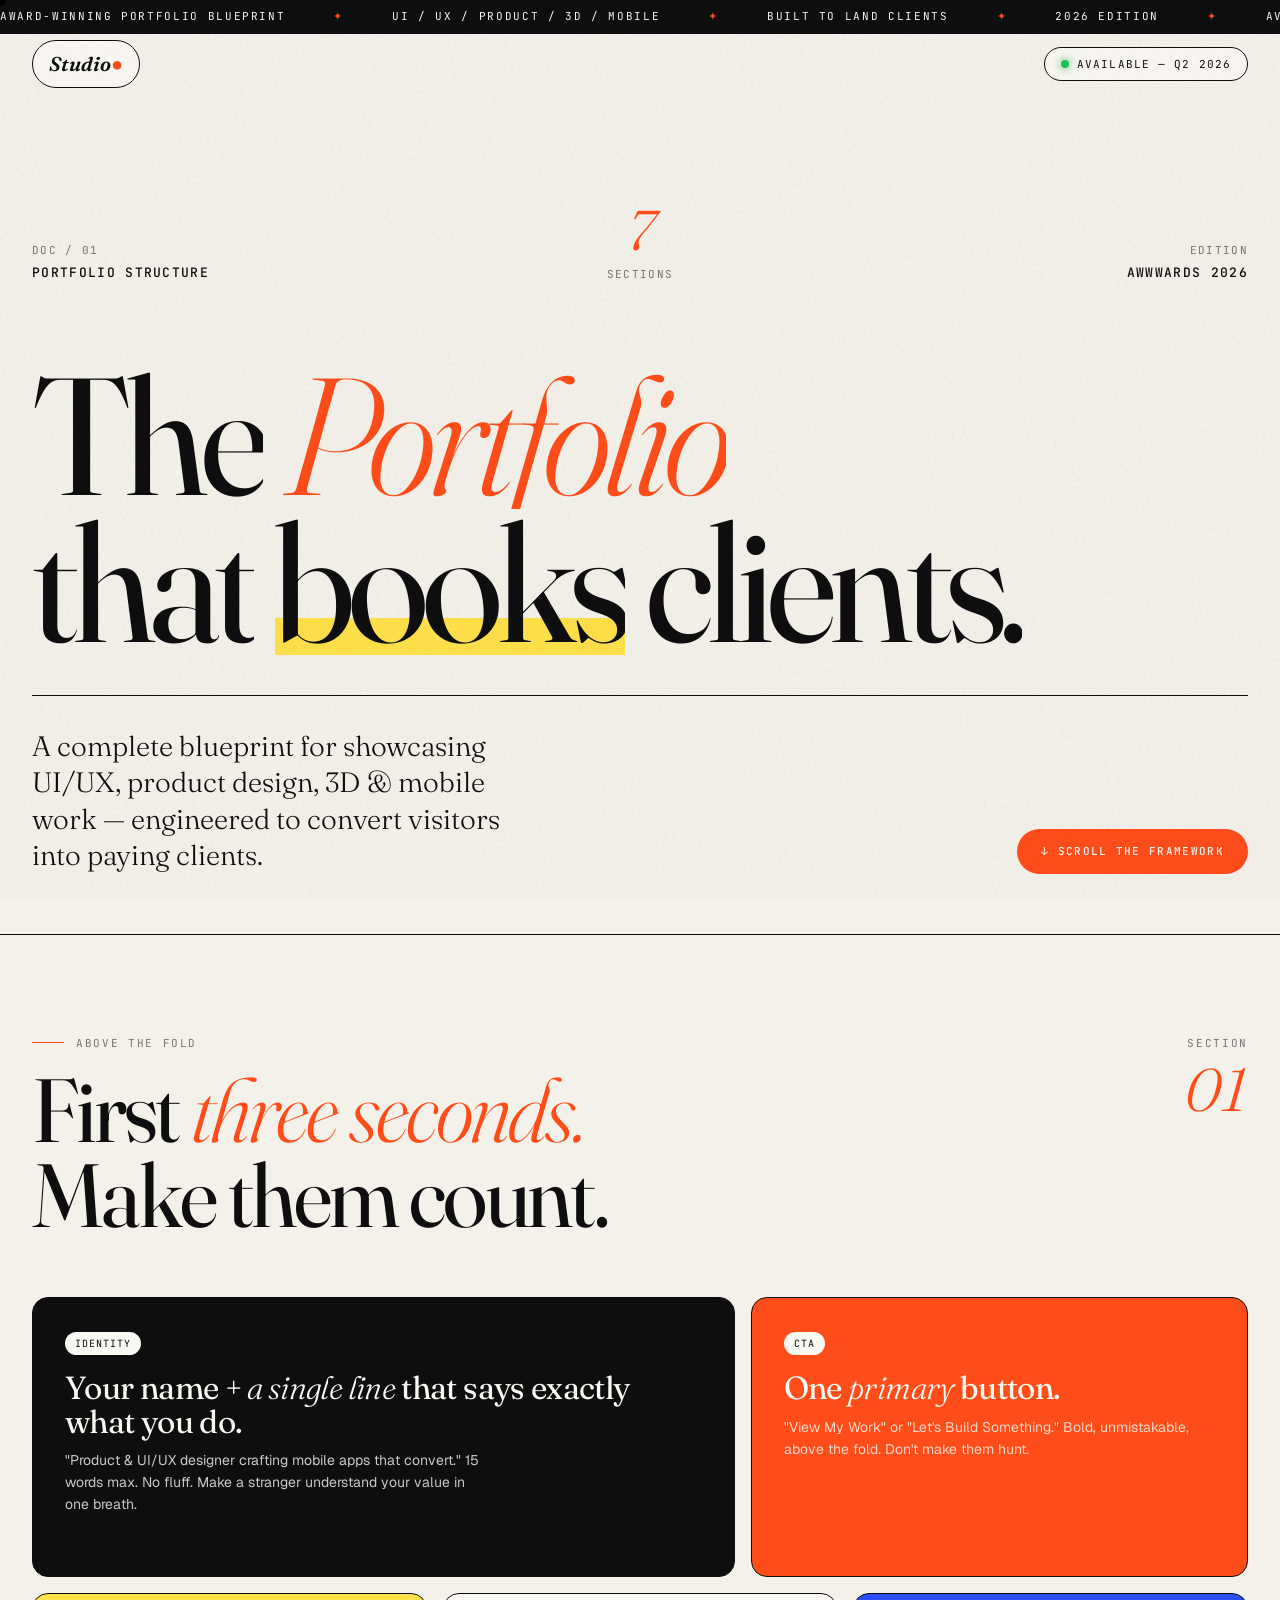
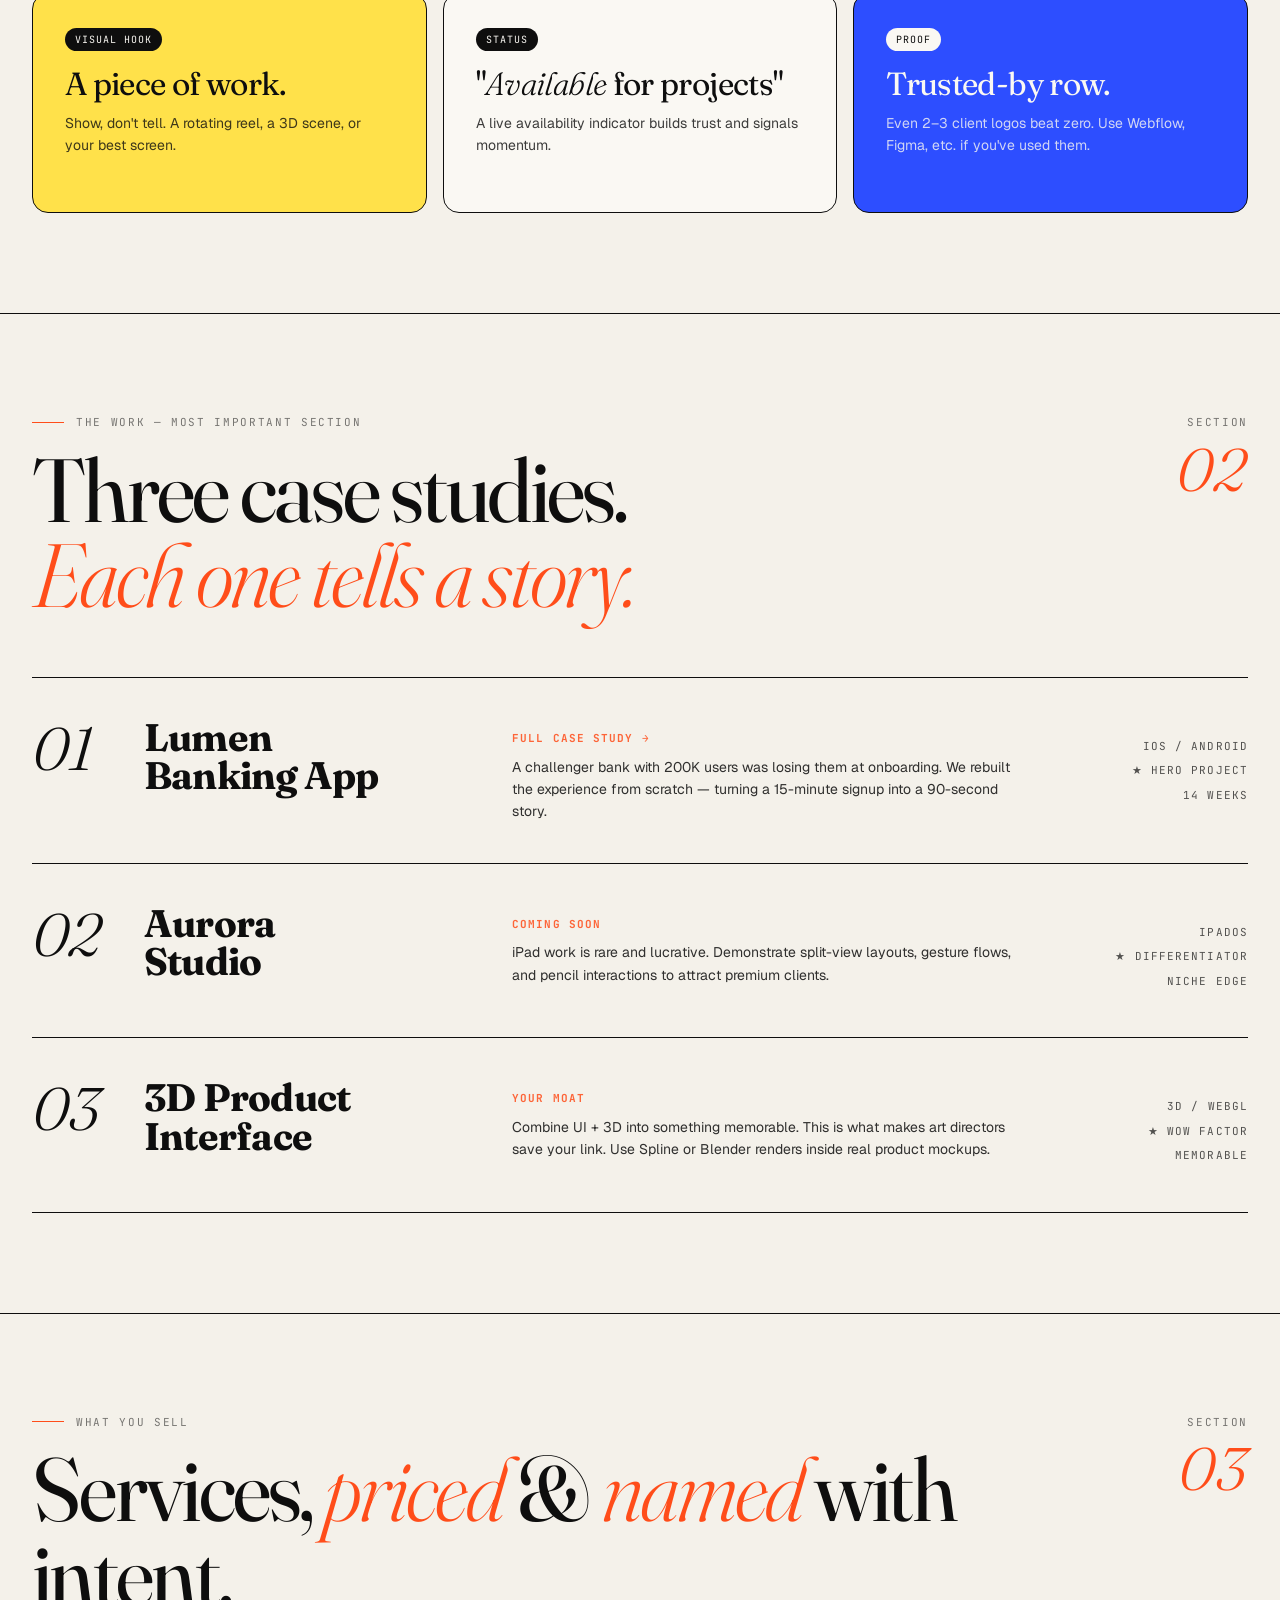
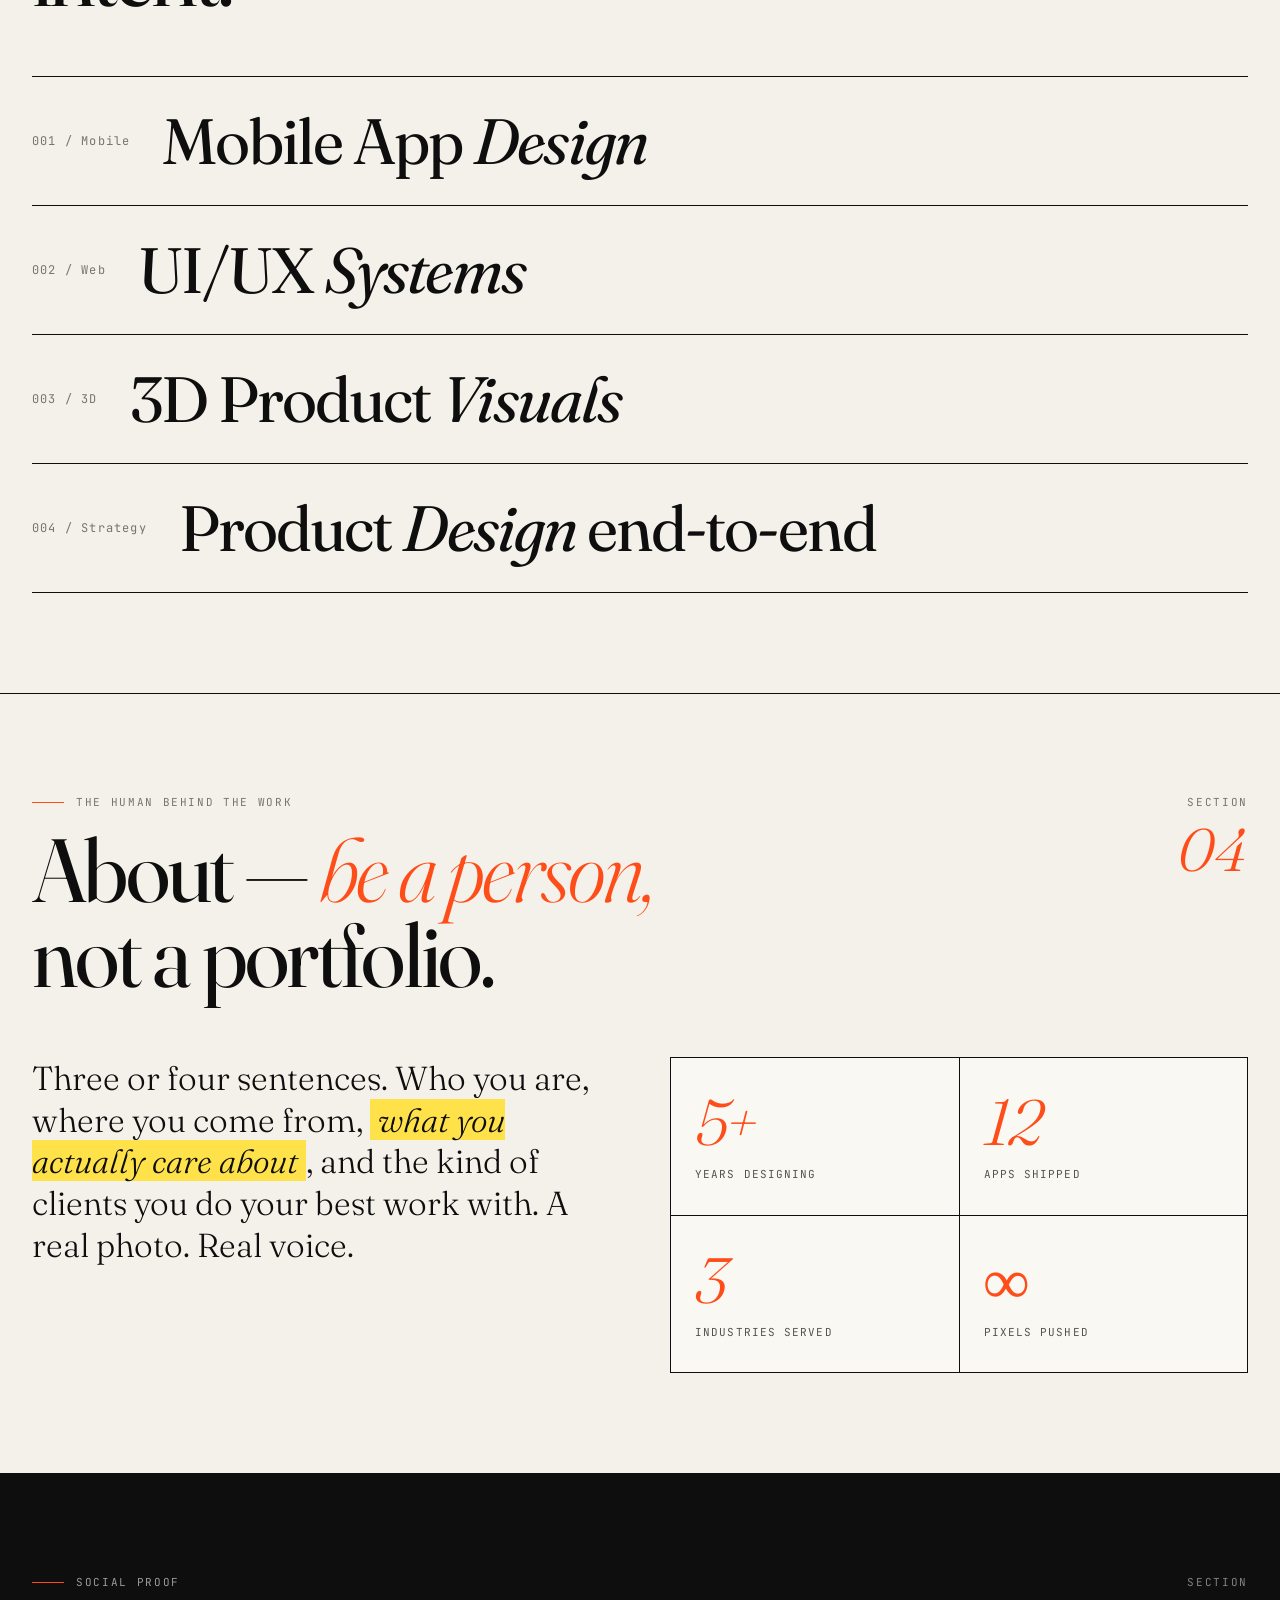
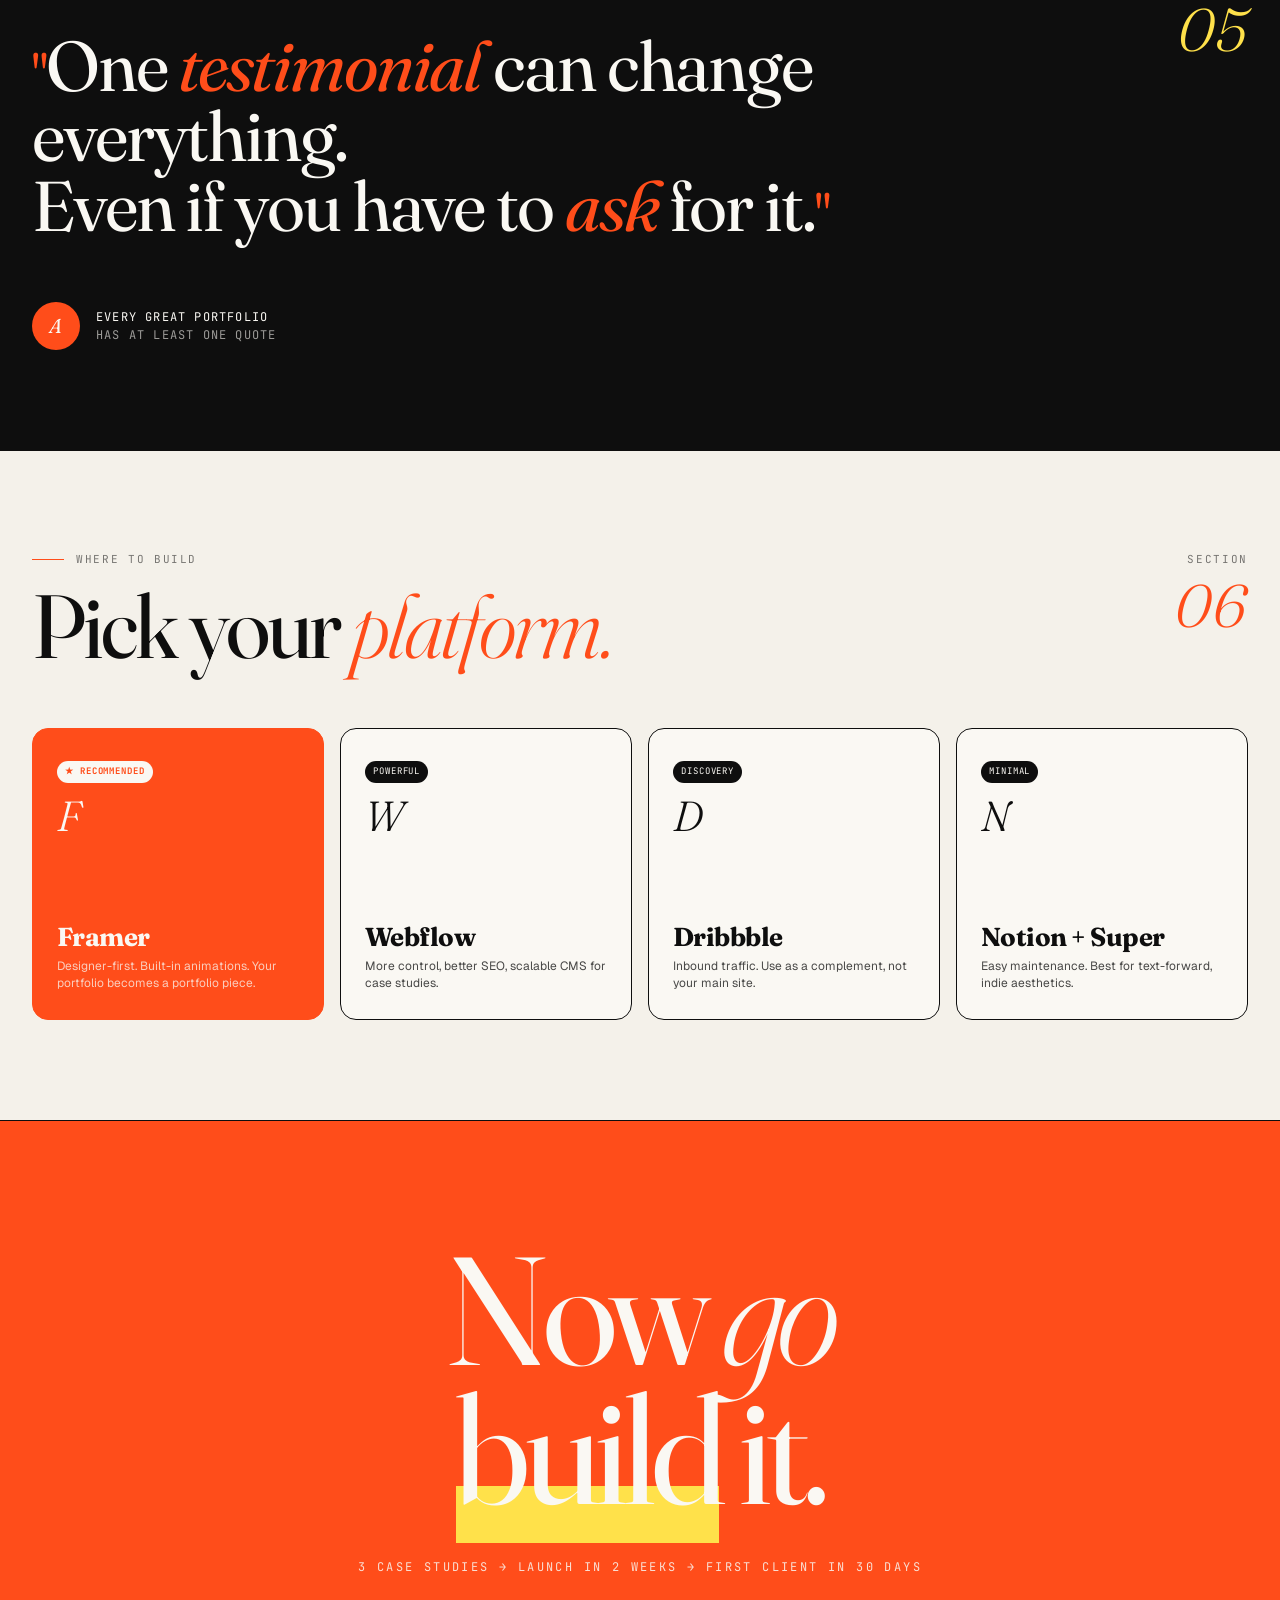
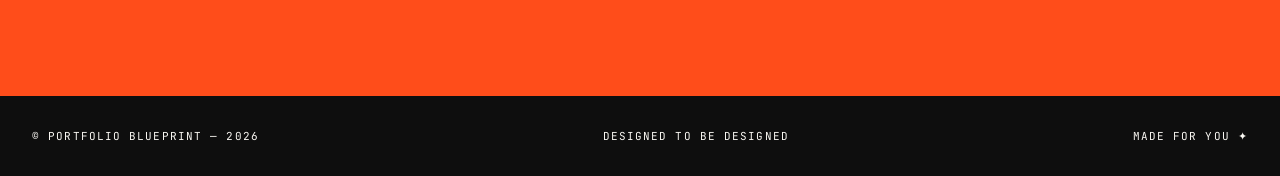
<file: index.html>
<!DOCTYPE html>
<html lang="en">
<head>
<meta charset="UTF-8">
<meta name="viewport" content="width=device-width, initial-scale=1.0">
<title>Portfolio Blueprint — Award-Winning Structure</title>
<link rel="stylesheet" href="assets/styles.css">
<style>
  /* ─── Hero ───────────────────────────────────────────────────── */
  .hero {
    min-height: 100vh;
    padding: 140px 32px 60px;
    display: flex;
    flex-direction: column;
    justify-content: space-between;
  }

  .hero-meta {
    display: grid;
    grid-template-columns: 1fr auto 1fr;
    gap: 40px;
    margin-bottom: 80px;
    align-items: end;
  }

  .meta-item {
    font-family: 'JetBrains Mono', monospace;
    font-size: 11px;
    text-transform: uppercase;
    letter-spacing: 0.12em;
    color: var(--muted);
  }

  .meta-item strong {
    display: block;
    color: var(--ink);
    font-weight: 500;
    margin-top: 4px;
    font-size: 13px;
  }

  .meta-center { text-align: center; }

  .meta-center .num {
    font-family: 'Fraunces', serif;
    font-size: 56px;
    font-weight: 300;
    font-style: italic;
    line-height: 1;
    color: var(--accent);
  }

  .hero-title {
    font-family: 'Fraunces', serif;
    font-size: clamp(60px, 13vw, 200px);
    line-height: 0.88;
    letter-spacing: -0.04em;
    font-weight: 400;
    margin-bottom: 40px;
  }

  .word {
    display: inline-block;
    overflow: hidden;
    vertical-align: top;
  }

  .word span {
    display: inline-block;
    transform: translateY(110%);
    animation: rise 1s cubic-bezier(0.65, 0, 0.35, 1) forwards;
  }

  .word:nth-child(1) span { animation-delay: 0.1s; }
  .word:nth-child(2) span { animation-delay: 0.2s; }
  .word:nth-child(3) span { animation-delay: 0.3s; }
  .word:nth-child(4) span { animation-delay: 0.4s; }
  .word:nth-child(5) span { animation-delay: 0.5s; }

  .underline {
    background: linear-gradient(transparent 75%, var(--accent-yellow) 75%);
  }

  .hero-bottom {
    display: grid;
    grid-template-columns: 1.2fr 1fr;
    gap: 60px;
    align-items: end;
    border-top: 1px solid var(--ink);
    padding-top: 32px;
  }

  .hero-desc {
    font-family: 'Fraunces', serif;
    font-size: clamp(20px, 2.2vw, 28px);
    line-height: 1.3;
    font-weight: 300;
    max-width: 520px;
  }

  .hero-cta {
    display: flex;
    flex-direction: column;
    gap: 16px;
    align-items: flex-end;
  }

  .marker-badge {
    background: var(--accent);
    color: var(--paper);
    padding: 14px 24px;
    border-radius: 100px;
    font-family: 'JetBrains Mono', monospace;
    font-size: 11px;
    text-transform: uppercase;
    letter-spacing: 0.12em;
    font-weight: 500;
    display: inline-flex;
    align-items: center;
    gap: 10px;
  }

  /* ─── Structure grid ─────────────────────────────────────────── */
  .structure-grid {
    display: grid;
    grid-template-columns: repeat(12, 1fr);
    gap: 16px;
  }

  .struct-card {
    background: var(--paper);
    border: 1px solid var(--ink);
    padding: 32px;
    border-radius: 16px;
    transition: transform 0.4s cubic-bezier(0.4, 0, 0.2, 1), box-shadow 0.4s;
  }

  .struct-card:hover {
    transform: translateY(-8px) rotate(-1deg);
    box-shadow: 8px 8px 0 var(--ink);
  }

  .struct-card.span-7 { grid-column: span 7; min-height: 280px; }
  .struct-card.span-5 { grid-column: span 5; min-height: 280px; }
  .struct-card.span-4 { grid-column: span 4; min-height: 220px; }

  .struct-card.dark { background: var(--ink); color: var(--paper); }
  .struct-card.dark .card-tag { background: var(--paper); color: var(--ink); }

  .struct-card.accent { background: var(--accent); color: var(--paper); }
  .struct-card.accent .card-tag { background: var(--paper); color: var(--ink); }

  .struct-card.yellow { background: var(--accent-yellow); }
  .struct-card.blue { background: var(--accent-blue); color: var(--paper); }
  .struct-card.blue .card-tag { background: var(--paper); color: var(--ink); }

  .card-tag {
    display: inline-block;
    background: var(--ink);
    color: var(--paper);
    padding: 4px 10px;
    border-radius: 100px;
    font-family: 'JetBrains Mono', monospace;
    font-size: 10px;
    text-transform: uppercase;
    letter-spacing: 0.1em;
    margin-bottom: 16px;
  }

  .card-title-big {
    font-family: 'Fraunces', serif;
    font-size: clamp(24px, 2.5vw, 40px);
    line-height: 1.05;
    letter-spacing: -0.02em;
    font-weight: 400;
    margin-bottom: 12px;
  }

  .card-title-big .it { font-style: italic; font-weight: 300; }

  .card-text {
    font-size: 14px;
    line-height: 1.55;
    opacity: 0.8;
    max-width: 420px;
  }

  /* ─── Case study list ────────────────────────────────────────── */
  .case-study {
    border-top: 1px solid var(--ink);
    padding: 40px 0;
    display: grid;
    grid-template-columns: 80px 1fr 1.5fr 200px;
    gap: 32px;
    align-items: start;
    transition: padding 0.4s, background 0.4s, color 0.4s;
    position: relative;
    text-decoration: none;
    color: inherit;
  }

  .case-study:hover {
    padding-left: 32px;
    background: var(--ink);
    color: var(--paper);
  }

  .case-study:hover .case-num,
  .case-study:hover .case-title {
    color: var(--accent);
  }

  .case-study:last-child {
    border-bottom: 1px solid var(--ink);
  }

  .case-num {
    font-family: 'Fraunces', serif;
    font-size: 60px;
    font-weight: 300;
    font-style: italic;
    line-height: 1;
    transition: color 0.3s;
  }

  .case-title {
    font-family: 'Fraunces', serif;
    font-size: clamp(28px, 3vw, 44px);
    line-height: 1.0;
    letter-spacing: -0.02em;
    transition: color 0.3s;
  }

  .case-desc {
    font-size: 14px;
    line-height: 1.6;
    opacity: 0.85;
    padding-top: 12px;
  }

  .case-desc strong {
    font-family: 'JetBrains Mono', monospace;
    font-size: 11px;
    text-transform: uppercase;
    letter-spacing: 0.1em;
    display: block;
    margin-bottom: 8px;
    color: var(--accent);
  }

  .case-meta {
    text-align: right;
    font-family: 'JetBrains Mono', monospace;
    font-size: 11px;
    text-transform: uppercase;
    letter-spacing: 0.1em;
    opacity: 0.7;
    padding-top: 20px;
  }

  .case-meta div { margin-bottom: 8px; }

  /* ─── Services ────────────────────────────────────────────────── */
  .services-list { margin-top: 40px; }

  .service-row {
    border-top: 1px solid var(--ink);
    padding: 28px 0;
    display: flex;
    align-items: center;
    justify-content: space-between;
    gap: 32px;
    overflow: hidden;
    position: relative;
    transition: padding-left 0.4s;
  }

  .service-row:last-child { border-bottom: 1px solid var(--ink); }

  .service-row::before {
    content: '';
    position: absolute;
    left: -100%;
    top: 0;
    bottom: 0;
    width: 100%;
    background: var(--accent);
    transition: left 0.5s cubic-bezier(0.65, 0, 0.35, 1);
    z-index: 0;
  }

  .service-row:hover::before { left: 0; }
  .service-row:hover { color: var(--paper); padding-left: 24px; }
  .service-row:hover .service-num { color: var(--paper); }

  .service-row > * { position: relative; z-index: 1; transition: color 0.3s; }

  .service-name {
    font-family: 'Fraunces', serif;
    font-size: clamp(36px, 5vw, 72px);
    line-height: 1;
    letter-spacing: -0.03em;
    font-weight: 400;
    flex: 1;
  }

  .service-name .it { font-style: italic; }

  .service-num {
    font-family: 'JetBrains Mono', monospace;
    font-size: 12px;
    color: var(--muted);
    letter-spacing: 0.1em;
  }

  .service-arrow {
    font-family: 'Fraunces', serif;
    font-size: 48px;
    transform: translateX(-30px);
    opacity: 0;
    transition: transform 0.4s, opacity 0.4s;
  }

  .service-row:hover .service-arrow {
    transform: translateX(0);
    opacity: 1;
  }

  /* ─── About ───────────────────────────────────────────────────── */
  .about-grid {
    display: grid;
    grid-template-columns: 1fr 1fr;
    gap: 60px;
    align-items: start;
  }

  .about-text {
    font-family: 'Fraunces', serif;
    font-size: clamp(24px, 2.6vw, 36px);
    line-height: 1.25;
    font-weight: 300;
  }

  .about-text .hl {
    background: var(--accent-yellow);
    padding: 0 8px;
    font-style: italic;
  }

  .stats-grid {
    display: grid;
    grid-template-columns: 1fr 1fr;
    gap: 1px;
    background: var(--ink);
    border: 1px solid var(--ink);
  }

  .stat {
    background: var(--paper);
    padding: 32px 24px;
    transition: background 0.3s, color 0.3s;
  }

  .stat:hover {
    background: var(--accent);
    color: var(--paper);
  }

  .stat .stat-num {
    font-family: 'Fraunces', serif;
    font-size: 64px;
    font-weight: 300;
    line-height: 1;
    letter-spacing: -0.03em;
  }

  .stat .stat-num .it { font-style: italic; color: var(--accent); transition: color 0.3s; }
  .stat:hover .stat-num .it { color: var(--paper); }

  .stat .stat-label {
    font-family: 'JetBrains Mono', monospace;
    font-size: 11px;
    text-transform: uppercase;
    letter-spacing: 0.1em;
    margin-top: 12px;
    opacity: 0.7;
  }

  /* ─── Testimonial ─────────────────────────────────────────────── */
  .testimonial-section {
    background: var(--ink);
    color: var(--paper);
  }

  .testimonial-section .section-label { color: rgba(250,248,243,0.6); }
  .testimonial-section .section-num { color: rgba(250,248,243,0.5); }
  .testimonial-section .section-num strong { color: var(--accent-yellow); }

  .quote {
    font-family: 'Fraunces', serif;
    font-size: clamp(36px, 5.5vw, 84px);
    line-height: 1;
    letter-spacing: -0.03em;
    font-weight: 400;
    max-width: 1100px;
    margin: 40px 0 60px;
  }

  .quote .it { font-style: italic; color: var(--accent); }
  .quote .mark { font-size: 0.7em; color: var(--accent); line-height: 0; }

  .attribution {
    display: flex;
    align-items: center;
    gap: 16px;
    font-family: 'JetBrains Mono', monospace;
    font-size: 12px;
    text-transform: uppercase;
    letter-spacing: 0.1em;
  }

  .attribution-avatar {
    width: 48px;
    height: 48px;
    background: var(--accent);
    border-radius: 50%;
    display: flex;
    align-items: center;
    justify-content: center;
    font-family: 'Fraunces', serif;
    font-size: 20px;
    color: var(--paper);
    font-style: italic;
  }

  /* ─── Platform grid ───────────────────────────────────────────── */
  .platform-grid {
    display: grid;
    grid-template-columns: repeat(4, 1fr);
    gap: 16px;
    margin-top: 40px;
  }

  .platform {
    background: var(--paper);
    border: 1px solid var(--ink);
    padding: 28px 24px;
    border-radius: 16px;
    aspect-ratio: 1;
    display: flex;
    flex-direction: column;
    justify-content: space-between;
    transition: transform 0.4s, background 0.3s, color 0.3s;
    overflow: hidden;
  }

  .platform:hover {
    transform: scale(1.03) rotate(2deg);
    background: var(--ink);
    color: var(--paper);
  }

  .platform.recommended {
    background: var(--accent);
    color: var(--paper);
    border-color: var(--accent);
  }

  .platform-icon {
    font-family: 'Fraunces', serif;
    font-size: 42px;
    line-height: 1;
    font-style: italic;
    font-weight: 300;
  }

  .platform-name {
    font-family: 'Fraunces', serif;
    font-size: 26px;
    line-height: 1;
    letter-spacing: -0.02em;
    margin-top: 12px;
  }

  .platform-desc {
    font-size: 12px;
    line-height: 1.4;
    opacity: 0.75;
    margin-top: 8px;
  }

  .platform-tag {
    font-family: 'JetBrains Mono', monospace;
    font-size: 9px;
    text-transform: uppercase;
    letter-spacing: 0.1em;
    background: rgba(255,255,255,0.2);
    padding: 4px 8px;
    border-radius: 100px;
    align-self: flex-start;
    margin-bottom: 12px;
    display: inline-block;
  }

  .platform.recommended .platform-tag { background: var(--paper); color: var(--accent); font-weight: 700; }
  .platform:not(.recommended) .platform-tag { background: var(--ink); color: var(--paper); }
  .platform:hover:not(.recommended) .platform-tag { background: var(--accent); }

  /* ─── CTA section ─────────────────────────────────────────────── */
  .cta-section {
    padding: 120px 32px;
    text-align: center;
    background: var(--accent);
    color: var(--paper);
    border-top: 1px solid var(--ink);
    overflow: hidden;
  }

  .cta-text {
    font-family: 'Fraunces', serif;
    font-size: clamp(60px, 12vw, 180px);
    line-height: 0.9;
    letter-spacing: -0.04em;
    font-weight: 400;
  }

  .cta-text .it { font-style: italic; font-weight: 300; }
  .cta-text .underline-y {
    background: linear-gradient(transparent 70%, var(--accent-yellow) 70%);
  }

  .cta-sub {
    font-family: 'JetBrains Mono', monospace;
    font-size: 12px;
    text-transform: uppercase;
    letter-spacing: 0.2em;
    margin-top: 40px;
    opacity: 0.85;
  }

  /* ─── Responsive ──────────────────────────────────────────────── */
  @media (max-width: 900px) {
    .hero-meta { grid-template-columns: 1fr; gap: 16px; text-align: left; }
    .meta-center { text-align: left; }
    .hero-bottom { grid-template-columns: 1fr; gap: 32px; }
    .hero-cta { align-items: flex-start; }
    .struct-card.span-7,
    .struct-card.span-5,
    .struct-card.span-4 { grid-column: span 12; }
    .case-study { grid-template-columns: 1fr; gap: 16px; }
    .case-meta { text-align: left; }
    .about-grid { grid-template-columns: 1fr; }
    .platform-grid { grid-template-columns: repeat(2, 1fr); }
    .hero { padding: 100px 24px 40px; }
  }
</style>
</head>
<body>

<div class="cursor"></div>

<div class="ticker">
  <div class="ticker-track">
    <span>Award-Winning Portfolio Blueprint</span>
    <span>UI / UX / Product / 3D / Mobile</span>
    <span>Built to land clients</span>
    <span>2026 Edition</span>
    <span>Available for new projects</span>
    <span>Award-Winning Portfolio Blueprint</span>
    <span>UI / UX / Product / 3D / Mobile</span>
    <span>Built to land clients</span>
    <span>2026 Edition</span>
    <span>Available for new projects</span>
  </div>
</div>

<nav>
  <div class="nav-logo">Studio<span class="italic">●</span></div>
  <div class="nav-status">Available — Q2 2026</div>
</nav>

<header class="hero">
  <div></div>
  <div>
    <div class="hero-meta">
      <div class="meta-item">
        Doc / 01<br>
        <strong>Portfolio Structure</strong>
      </div>
      <div class="meta-center">
        <div class="num">7</div>
        <div class="meta-item" style="margin-top:8px;">Sections</div>
      </div>
      <div class="meta-item" style="text-align:right;">
        Edition<br>
        <strong>Awwwards 2026</strong>
      </div>
    </div>

    <h1 class="hero-title">
      <span class="word"><span>The</span></span>
      <span class="word"><span class="italic">Portfolio</span></span><br>
      <span class="word"><span>that</span></span>
      <span class="word"><span class="underline">books</span></span>
      <span class="word"><span>clients.</span></span>
    </h1>

    <div class="hero-bottom">
      <p class="hero-desc">A complete blueprint for showcasing UI/UX, product design, 3D & mobile work — engineered to convert visitors into paying clients.</p>
      <div class="hero-cta">
        <span class="marker-badge">↓ Scroll the framework</span>
      </div>
    </div>
  </div>
</header>

<section class="section">
  <div class="section-num">Section<strong>01</strong></div>
  <div class="section-label">Above the fold</div>
  <h2 class="section-title">First <span class="italic">three seconds.</span><br>Make them count.</h2>

  <div class="structure-grid">
    <div class="struct-card span-7 dark">
      <span class="card-tag">Identity</span>
      <h3 class="card-title-big">Your name + <span class="it">a single line</span> that says exactly what you do.</h3>
      <p class="card-text">"Product & UI/UX designer crafting mobile apps that convert." 15 words max. No fluff. Make a stranger understand your value in one breath.</p>
    </div>
    <div class="struct-card span-5 accent">
      <span class="card-tag">CTA</span>
      <h3 class="card-title-big">One <span class="it">primary</span> button.</h3>
      <p class="card-text">"View My Work" or "Let's Build Something." Bold, unmistakable, above the fold. Don't make them hunt.</p>
    </div>
    <div class="struct-card span-4 yellow">
      <span class="card-tag">Visual hook</span>
      <h3 class="card-title-big">A piece of work.</h3>
      <p class="card-text">Show, don't tell. A rotating reel, a 3D scene, or your best screen.</p>
    </div>
    <div class="struct-card span-4">
      <span class="card-tag">Status</span>
      <h3 class="card-title-big">"<span class="it">Available</span> for projects"</h3>
      <p class="card-text">A live availability indicator builds trust and signals momentum.</p>
    </div>
    <div class="struct-card span-4 blue">
      <span class="card-tag">Proof</span>
      <h3 class="card-title-big">Trusted-by row.</h3>
      <p class="card-text">Even 2–3 client logos beat zero. Use Webflow, Figma, etc. if you've used them.</p>
    </div>
  </div>
</section>

<section class="section">
  <div class="section-num">Section<strong>02</strong></div>
  <div class="section-label">The work — most important section</div>
  <h2 class="section-title">Three case studies.<br><span class="italic">Each one tells a story.</span></h2>

  <div class="case-list">
    <!-- Case Study 01 — linked -->
    <a class="case-study" href="work/lumen.html">
      <div class="case-num">01</div>
      <div>
        <h3 class="case-title">Lumen<br>Banking App</h3>
      </div>
      <div class="case-desc">
        <strong>Full case study →</strong>
        A challenger bank with 200K users was losing them at onboarding. We rebuilt the experience from scratch — turning a 15-minute signup into a 90-second story.
      </div>
      <div class="case-meta">
        <div>iOS / Android</div>
        <div>★ Hero project</div>
        <div>14 weeks</div>
      </div>
    </a>

    <!-- Case Study 02 — placeholder -->
    <div class="case-study">
      <div class="case-num">02</div>
      <div>
        <h3 class="case-title">Aurora<br>Studio</h3>
      </div>
      <div class="case-desc">
        <strong>Coming soon</strong>
        iPad work is rare and lucrative. Demonstrate split-view layouts, gesture flows, and pencil interactions to attract premium clients.
      </div>
      <div class="case-meta">
        <div>iPadOS</div>
        <div>★ Differentiator</div>
        <div>Niche edge</div>
      </div>
    </div>

    <!-- Case Study 03 — placeholder -->
    <div class="case-study">
      <div class="case-num">03</div>
      <div>
        <h3 class="case-title">3D Product<br>Interface</h3>
      </div>
      <div class="case-desc">
        <strong>Your moat</strong>
        Combine UI + 3D into something memorable. This is what makes art directors save your link. Use Spline or Blender renders inside real product mockups.
      </div>
      <div class="case-meta">
        <div>3D / WebGL</div>
        <div>★ Wow factor</div>
        <div>Memorable</div>
      </div>
    </div>
  </div>
</section>

<section class="section">
  <div class="section-num">Section<strong>03</strong></div>
  <div class="section-label">What you sell</div>
  <h2 class="section-title">Services, <span class="italic">priced</span> & <span class="italic">named</span> with intent.</h2>

  <div class="services-list">
    <div class="service-row">
      <span class="service-num">001 / Mobile</span>
      <h3 class="service-name">Mobile App <span class="it">Design</span></h3>
      <span class="service-arrow">↗</span>
    </div>
    <div class="service-row">
      <span class="service-num">002 / Web</span>
      <h3 class="service-name">UI/UX <span class="it">Systems</span></h3>
      <span class="service-arrow">↗</span>
    </div>
    <div class="service-row">
      <span class="service-num">003 / 3D</span>
      <h3 class="service-name">3D Product <span class="it">Visuals</span></h3>
      <span class="service-arrow">↗</span>
    </div>
    <div class="service-row">
      <span class="service-num">004 / Strategy</span>
      <h3 class="service-name">Product <span class="it">Design</span> end-to-end</h3>
      <span class="service-arrow">↗</span>
    </div>
  </div>
</section>

<section class="section">
  <div class="section-num">Section<strong>04</strong></div>
  <div class="section-label">The human behind the work</div>
  <h2 class="section-title">About — <span class="italic">be a person,</span><br>not a portfolio.</h2>

  <div class="about-grid">
    <div class="about-text">
      Three or four sentences. Who you are, where you come from, <span class="hl">what you actually care about</span>, and the kind of clients you do your best work with. A real photo. Real voice.
    </div>
    <div class="stats-grid">
      <div class="stat">
        <div class="stat-num"><span class="it">5+</span></div>
        <div class="stat-label">Years designing</div>
      </div>
      <div class="stat">
        <div class="stat-num"><span class="it">12</span></div>
        <div class="stat-label">Apps shipped</div>
      </div>
      <div class="stat">
        <div class="stat-num"><span class="it">3</span></div>
        <div class="stat-label">Industries served</div>
      </div>
      <div class="stat">
        <div class="stat-num"><span class="it">∞</span></div>
        <div class="stat-label">Pixels pushed</div>
      </div>
    </div>
  </div>
</section>

<section class="section testimonial-section">
  <div class="section-num">Section<strong>05</strong></div>
  <div class="section-label">Social proof</div>

  <p class="quote">
    <span class="mark">"</span>One <span class="it">testimonial</span> can change everything.<br>Even if you have to <span class="it">ask</span> for it.<span class="mark">"</span>
  </p>

  <div class="attribution">
    <div class="attribution-avatar">A</div>
    <div>
      Every great portfolio<br>
      <span style="opacity:0.6;">Has at least one quote</span>
    </div>
  </div>
</section>

<section class="section">
  <div class="section-num">Section<strong>06</strong></div>
  <div class="section-label">Where to build</div>
  <h2 class="section-title">Pick your <span class="italic">platform.</span></h2>

  <div class="platform-grid">
    <div class="platform recommended">
      <div>
        <span class="platform-tag">★ Recommended</span>
        <div class="platform-icon">F</div>
      </div>
      <div>
        <h4 class="platform-name">Framer</h4>
        <p class="platform-desc">Designer-first. Built-in animations. Your portfolio becomes a portfolio piece.</p>
      </div>
    </div>
    <div class="platform">
      <div>
        <span class="platform-tag">Powerful</span>
        <div class="platform-icon">W</div>
      </div>
      <div>
        <h4 class="platform-name">Webflow</h4>
        <p class="platform-desc">More control, better SEO, scalable CMS for case studies.</p>
      </div>
    </div>
    <div class="platform">
      <div>
        <span class="platform-tag">Discovery</span>
        <div class="platform-icon">D</div>
      </div>
      <div>
        <h4 class="platform-name">Dribbble</h4>
        <p class="platform-desc">Inbound traffic. Use as a complement, not your main site.</p>
      </div>
    </div>
    <div class="platform">
      <div>
        <span class="platform-tag">Minimal</span>
        <div class="platform-icon">N</div>
      </div>
      <div>
        <h4 class="platform-name">Notion + Super</h4>
        <p class="platform-desc">Easy maintenance. Best for text-forward, indie aesthetics.</p>
      </div>
    </div>
  </div>
</section>

<section class="cta-section">
  <h2 class="cta-text">
    Now <span class="it">go</span><br>
    <span class="underline-y">build</span> it.
  </h2>
  <p class="cta-sub">3 case studies → launch in 2 weeks → first client in 30 days</p>
</section>

<footer>
  <div>© Portfolio Blueprint — 2026</div>
  <div>Designed to be designed</div>
  <div>Made for you ✦</div>
</footer>

<script src="assets/cursor.js"></script>
<script>
  initCursorHover('.struct-card, .case-study, .service-row, .platform, .stat, .marker-badge');

  initScrollReveal('.section');
</script>

</body>
</html>
</file>
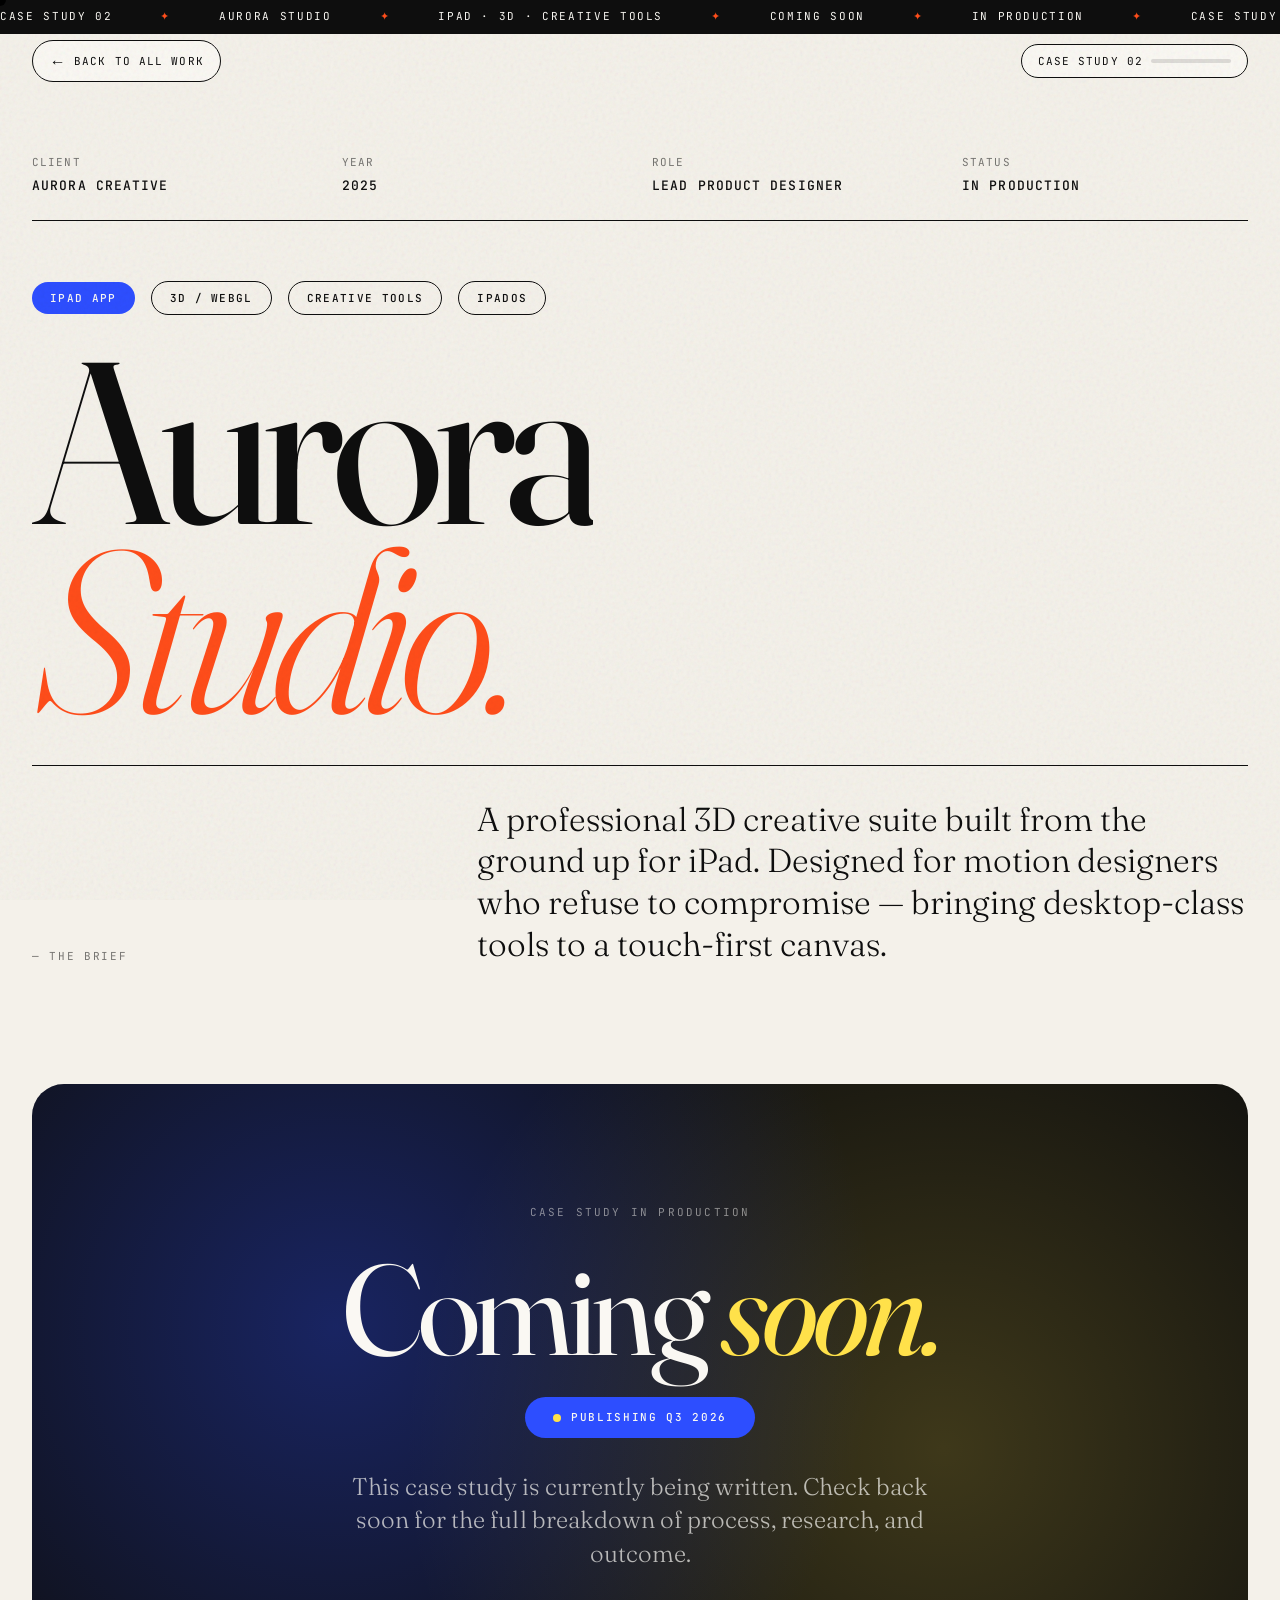
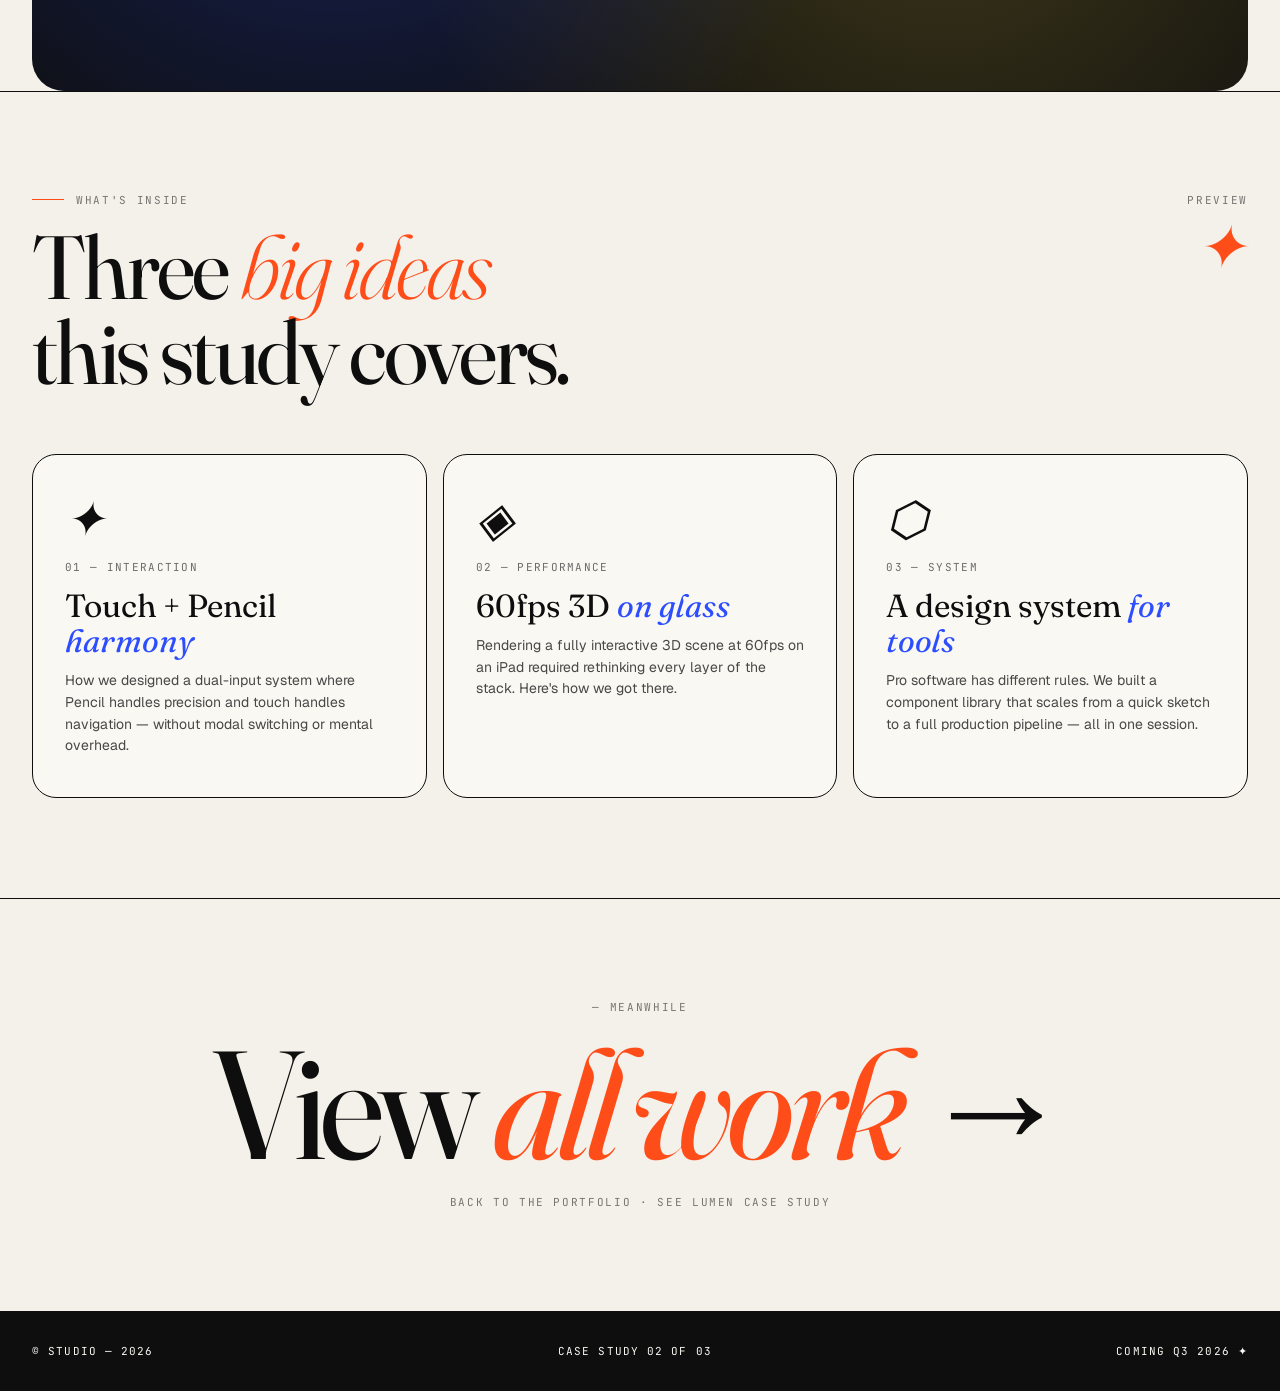
<file: work/aurora.html>
<!DOCTYPE html>
<html lang="en">
<head>
<meta charset="UTF-8">
<meta name="viewport" content="width=device-width, initial-scale=1.0">
<title>Aurora Studio — Case Study</title>
<link rel="stylesheet" href="../assets/styles.css">
<style>
  /* ─── Hero ───────────────────────────────────────────────────── */
  .case-hero {
    padding: 120px 32px 60px;
    min-height: 95vh;
    display: flex;
    flex-direction: column;
    justify-content: space-between;
  }

  .case-meta-top {
    display: grid;
    grid-template-columns: repeat(4, 1fr);
    gap: 24px;
    padding-bottom: 24px;
    border-bottom: 1px solid var(--ink);
    margin-bottom: 60px;
  }

  .meta-block {
    font-family: 'JetBrains Mono', monospace;
    font-size: 11px;
    text-transform: uppercase;
    letter-spacing: 0.1em;
    color: var(--muted);
  }

  .meta-block strong {
    display: block;
    color: var(--ink);
    font-weight: 500;
    margin-top: 6px;
    font-size: 13px;
  }

  .case-tag-row {
    display: flex;
    align-items: center;
    gap: 16px;
    margin-bottom: 32px;
    flex-wrap: wrap;
  }

  .case-tag {
    background: var(--accent-blue);
    color: var(--paper);
    padding: 8px 18px;
    border-radius: 100px;
    font-family: 'JetBrains Mono', monospace;
    font-size: 11px;
    text-transform: uppercase;
    letter-spacing: 0.12em;
    font-weight: 500;
  }

  .case-tag.outline {
    background: transparent;
    color: var(--ink);
    border: 1px solid var(--ink);
  }

  .case-title-massive {
    font-family: 'Fraunces', serif;
    font-size: clamp(80px, 18vw, 280px);
    line-height: 0.82;
    letter-spacing: -0.05em;
    font-weight: 400;
    margin-bottom: 40px;
  }

  .case-title-massive .word {
    display: inline-block;
    overflow: hidden;
    vertical-align: top;
  }

  .case-title-massive .word span {
    display: inline-block;
    transform: translateY(110%);
    animation: rise 1s cubic-bezier(0.65, 0, 0.35, 1) forwards;
  }

  .case-title-massive .word:nth-child(1) span { animation-delay: 0.1s; }
  .case-title-massive .word:nth-child(2) span { animation-delay: 0.25s; }

  .case-summary {
    display: grid;
    grid-template-columns: 1fr 2fr;
    gap: 60px;
    align-items: end;
    border-top: 1px solid var(--ink);
    padding-top: 32px;
  }

  .summary-label {
    font-family: 'JetBrains Mono', monospace;
    font-size: 11px;
    text-transform: uppercase;
    letter-spacing: 0.15em;
    color: var(--muted);
  }

  .summary-text {
    font-family: 'Fraunces', serif;
    font-size: clamp(22px, 2.6vw, 36px);
    line-height: 1.25;
    font-weight: 300;
  }

  /* ─── Coming soon canvas ─────────────────────────────────────── */
  .coming-soon-canvas {
    margin: 60px 32px 0;
    padding: 120px 60px;
    background: var(--ink);
    border-radius: 32px;
    position: relative;
    overflow: hidden;
    min-height: 600px;
    display: flex;
    flex-direction: column;
    align-items: center;
    justify-content: center;
    text-align: center;
    gap: 32px;
  }

  .coming-soon-canvas::before {
    content: '';
    position: absolute;
    inset: 0;
    background: radial-gradient(circle at 25% 40%, rgba(45,78,255,0.35), transparent 55%),
                radial-gradient(circle at 75% 60%, rgba(255,225,74,0.2), transparent 55%);
    pointer-events: none;
  }

  .canvas-eyebrow {
    font-family: 'JetBrains Mono', monospace;
    font-size: 11px;
    text-transform: uppercase;
    letter-spacing: 0.2em;
    color: rgba(250,248,243,0.5);
    position: relative;
  }

  .canvas-title {
    font-family: 'Fraunces', serif;
    font-size: clamp(60px, 10vw, 160px);
    line-height: 0.88;
    letter-spacing: -0.04em;
    font-weight: 400;
    color: var(--paper);
    position: relative;
  }

  .canvas-title .it { font-style: italic; color: var(--accent-yellow); }

  .canvas-badge {
    background: var(--accent-blue);
    color: var(--paper);
    padding: 12px 28px;
    border-radius: 100px;
    font-family: 'JetBrains Mono', monospace;
    font-size: 11px;
    text-transform: uppercase;
    letter-spacing: 0.15em;
    font-weight: 500;
    position: relative;
    display: inline-flex;
    align-items: center;
    gap: 10px;
  }

  .canvas-badge::before {
    content: '';
    width: 8px;
    height: 8px;
    background: var(--accent-yellow);
    border-radius: 50%;
    animation: pulse 2s ease infinite;
  }

  .canvas-desc {
    font-family: 'Fraunces', serif;
    font-size: clamp(18px, 2vw, 24px);
    line-height: 1.4;
    font-weight: 300;
    color: rgba(250,248,243,0.7);
    max-width: 600px;
    position: relative;
  }

  /* ─── Details grid ───────────────────────────────────────────── */
  .details-grid {
    display: grid;
    grid-template-columns: repeat(3, 1fr);
    gap: 16px;
    margin-top: 40px;
  }

  .detail-card {
    background: var(--paper);
    border: 1px solid var(--ink);
    border-radius: 24px;
    padding: 40px 32px;
    transition: background 0.4s, color 0.4s, transform 0.4s;
  }

  .detail-card:hover {
    background: var(--accent-blue);
    color: var(--paper);
    transform: translateY(-8px) rotate(-1deg);
  }

  .detail-icon {
    font-family: 'Fraunces', serif;
    font-size: 48px;
    font-style: italic;
    line-height: 1;
    margin-bottom: 16px;
  }

  .detail-label {
    font-family: 'JetBrains Mono', monospace;
    font-size: 11px;
    text-transform: uppercase;
    letter-spacing: 0.12em;
    margin-bottom: 12px;
    opacity: 0.6;
  }

  .detail-title {
    font-family: 'Fraunces', serif;
    font-size: clamp(22px, 2.5vw, 32px);
    line-height: 1.1;
    font-weight: 400;
    margin-bottom: 12px;
  }

  .detail-title .it { font-style: italic; color: var(--accent-blue); transition: color 0.3s; }
  .detail-card:hover .detail-title .it { color: var(--accent-yellow); }

  .detail-desc { font-size: 14px; line-height: 1.55; opacity: 0.75; }

  /* ─── Back link section ──────────────────────────────────────── */
  .back-section {
    padding: 100px 32px;
    border-top: 1px solid var(--ink);
    text-align: center;
  }

  .back-label {
    font-family: 'JetBrains Mono', monospace;
    font-size: 11px;
    text-transform: uppercase;
    letter-spacing: 0.15em;
    color: var(--muted);
    margin-bottom: 24px;
  }

  .back-title {
    font-family: 'Fraunces', serif;
    font-size: clamp(60px, 12vw, 180px);
    line-height: 0.85;
    letter-spacing: -0.04em;
    font-weight: 400;
    margin-bottom: 24px;
    transition: color 0.3s;
    display: block;
    text-decoration: none;
    color: var(--ink);
  }

  .back-title:hover { color: var(--accent); }
  .back-title .it { font-style: italic; color: var(--accent); }

  .back-meta {
    font-family: 'JetBrains Mono', monospace;
    font-size: 11px;
    text-transform: uppercase;
    letter-spacing: 0.15em;
    color: var(--muted);
  }

  /* ─── Responsive ──────────────────────────────────────────────── */
  @media (max-width: 900px) {
    .case-meta-top { grid-template-columns: 1fr 1fr; }
    .case-summary { grid-template-columns: 1fr; gap: 24px; }
    .coming-soon-canvas { padding: 80px 32px; margin: 40px 16px 0; }
    .details-grid { grid-template-columns: 1fr; }
    .case-hero { padding: 100px 24px 40px; }
  }

  @media (max-width: 600px) {
    .case-meta-top { grid-template-columns: 1fr; gap: 12px; }
  }
</style>
</head>
<body>

<div class="cursor"></div>

<div class="ticker">
  <div class="ticker-track">
    <span>Case Study 02</span>
    <span>Aurora Studio</span>
    <span>iPad · 3D · Creative Tools</span>
    <span>Coming Soon</span>
    <span>In Production</span>
    <span>Case Study 02</span>
    <span>Aurora Studio</span>
    <span>iPad · 3D · Creative Tools</span>
    <span>Coming Soon</span>
    <span>In Production</span>
  </div>
</div>

<nav>
  <a class="nav-back" href="/"><span class="arrow">←</span> Back to all work</a>
  <div class="nav-progress">
    Case Study 02
    <div class="progress-bar"><div class="progress-fill" id="progress"></div></div>
  </div>
</nav>

<!-- HERO -->
<header class="case-hero">
  <div></div>
  <div>
    <div class="case-meta-top">
      <div class="meta-block">Client<br><strong>Aurora Creative</strong></div>
      <div class="meta-block">Year<br><strong>2025</strong></div>
      <div class="meta-block">Role<br><strong>Lead Product Designer</strong></div>
      <div class="meta-block">Status<br><strong>In Production</strong></div>
    </div>

    <div class="case-tag-row">
      <span class="case-tag">iPad App</span>
      <span class="case-tag outline">3D / WebGL</span>
      <span class="case-tag outline">Creative Tools</span>
      <span class="case-tag outline">iPadOS</span>
    </div>

    <h1 class="case-title-massive">
      <span class="word"><span>Aurora</span></span><br>
      <span class="word"><span class="italic">Studio.</span></span>
    </h1>

    <div class="case-summary">
      <div class="summary-label">— The Brief</div>
      <p class="summary-text">A professional 3D creative suite built from the ground up for iPad. Designed for motion designers who refuse to compromise — bringing desktop-class tools to a touch-first canvas.</p>
    </div>
  </div>
</header>

<!-- COMING SOON CANVAS -->
<div class="coming-soon-canvas">
  <div class="canvas-eyebrow">Case Study in Production</div>
  <h2 class="canvas-title">Coming <span class="it">soon.</span></h2>
  <span class="canvas-badge">Publishing Q3 2026</span>
  <p class="canvas-desc">This case study is currently being written. Check back soon for the full breakdown of process, research, and outcome.</p>
</div>

<!-- WHAT'S INSIDE -->
<section class="section">
  <div class="section-num">Preview<strong>✦</strong></div>
  <div class="section-label">What's inside</div>
  <h2 class="section-title">Three <span class="italic">big ideas</span><br>this study covers.</h2>

  <div class="details-grid">
    <div class="detail-card">
      <div class="detail-icon">✦</div>
      <div class="detail-label">01 — Interaction</div>
      <h3 class="detail-title">Touch + Pencil <span class="it">harmony</span></h3>
      <p class="detail-desc">How we designed a dual-input system where Pencil handles precision and touch handles navigation — without modal switching or mental overhead.</p>
    </div>
    <div class="detail-card">
      <div class="detail-icon">◈</div>
      <div class="detail-label">02 — Performance</div>
      <h3 class="detail-title">60fps 3D <span class="it">on glass</span></h3>
      <p class="detail-desc">Rendering a fully interactive 3D scene at 60fps on an iPad required rethinking every layer of the stack. Here's how we got there.</p>
    </div>
    <div class="detail-card">
      <div class="detail-icon">⬡</div>
      <div class="detail-label">03 — System</div>
      <h3 class="detail-title">A design system <span class="it">for tools</span></h3>
      <p class="detail-desc">Pro software has different rules. We built a component library that scales from a quick sketch to a full production pipeline — all in one session.</p>
    </div>
  </div>
</section>

<!-- BACK TO ALL WORK -->
<section class="back-section">
  <div class="back-label">— Meanwhile</div>
  <a class="back-title" href="/">View <span class="it">all work</span> →</a>
  <div class="back-meta">Back to the portfolio · See Lumen case study</div>
</section>

<footer>
  <div>© Studio — 2026</div>
  <div>Case Study 02 of 03</div>
  <div>Coming Q3 2026 ✦</div>
</footer>

<script src="../assets/cursor.js"></script>
<script>
  initCursorHover('.detail-card, .nav-back, .back-title, .case-tag');

  initScrollReveal('.section, .coming-soon-canvas, .back-section');

  const progressEl = document.getElementById('progress');
  window.addEventListener('scroll', () => {
    const pct = (window.scrollY / (document.body.scrollHeight - window.innerHeight)) * 100;
    progressEl.style.width = pct + '%';
  });
</script>

</body>
</html>
</file>
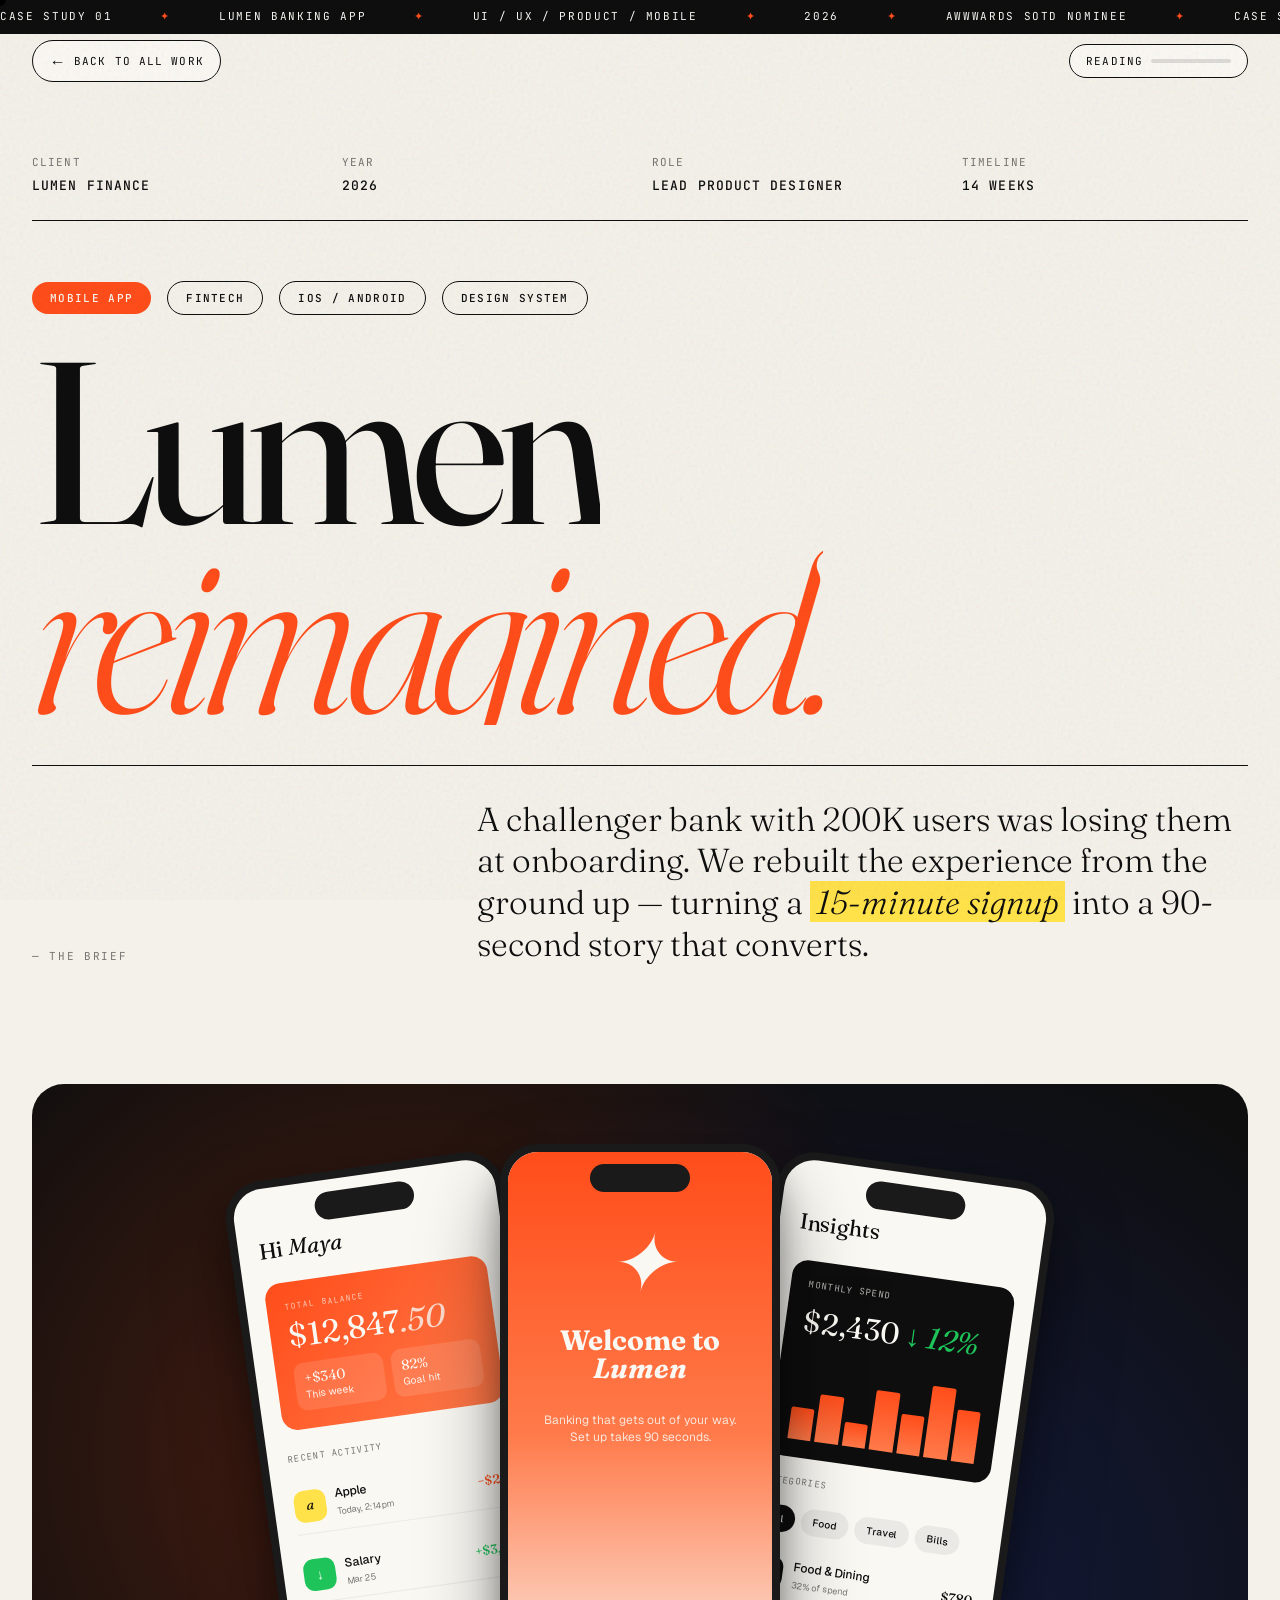
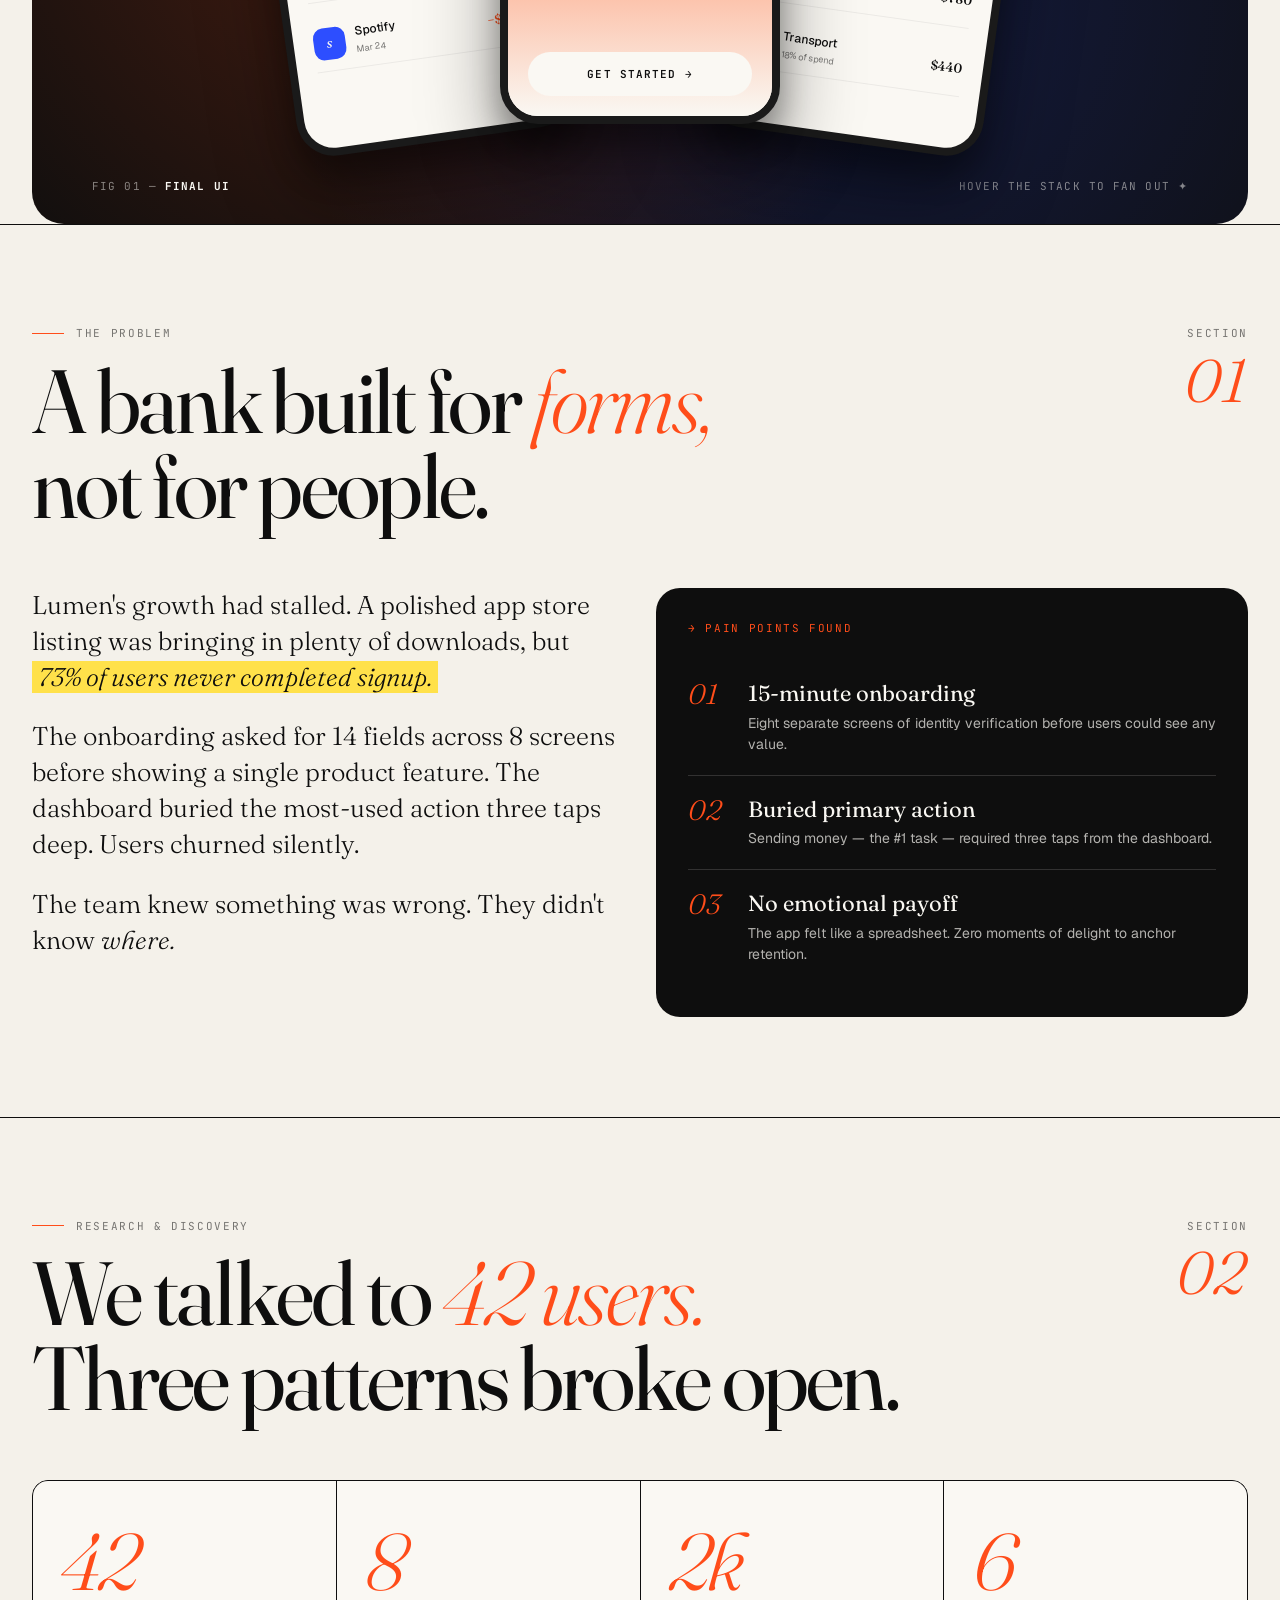
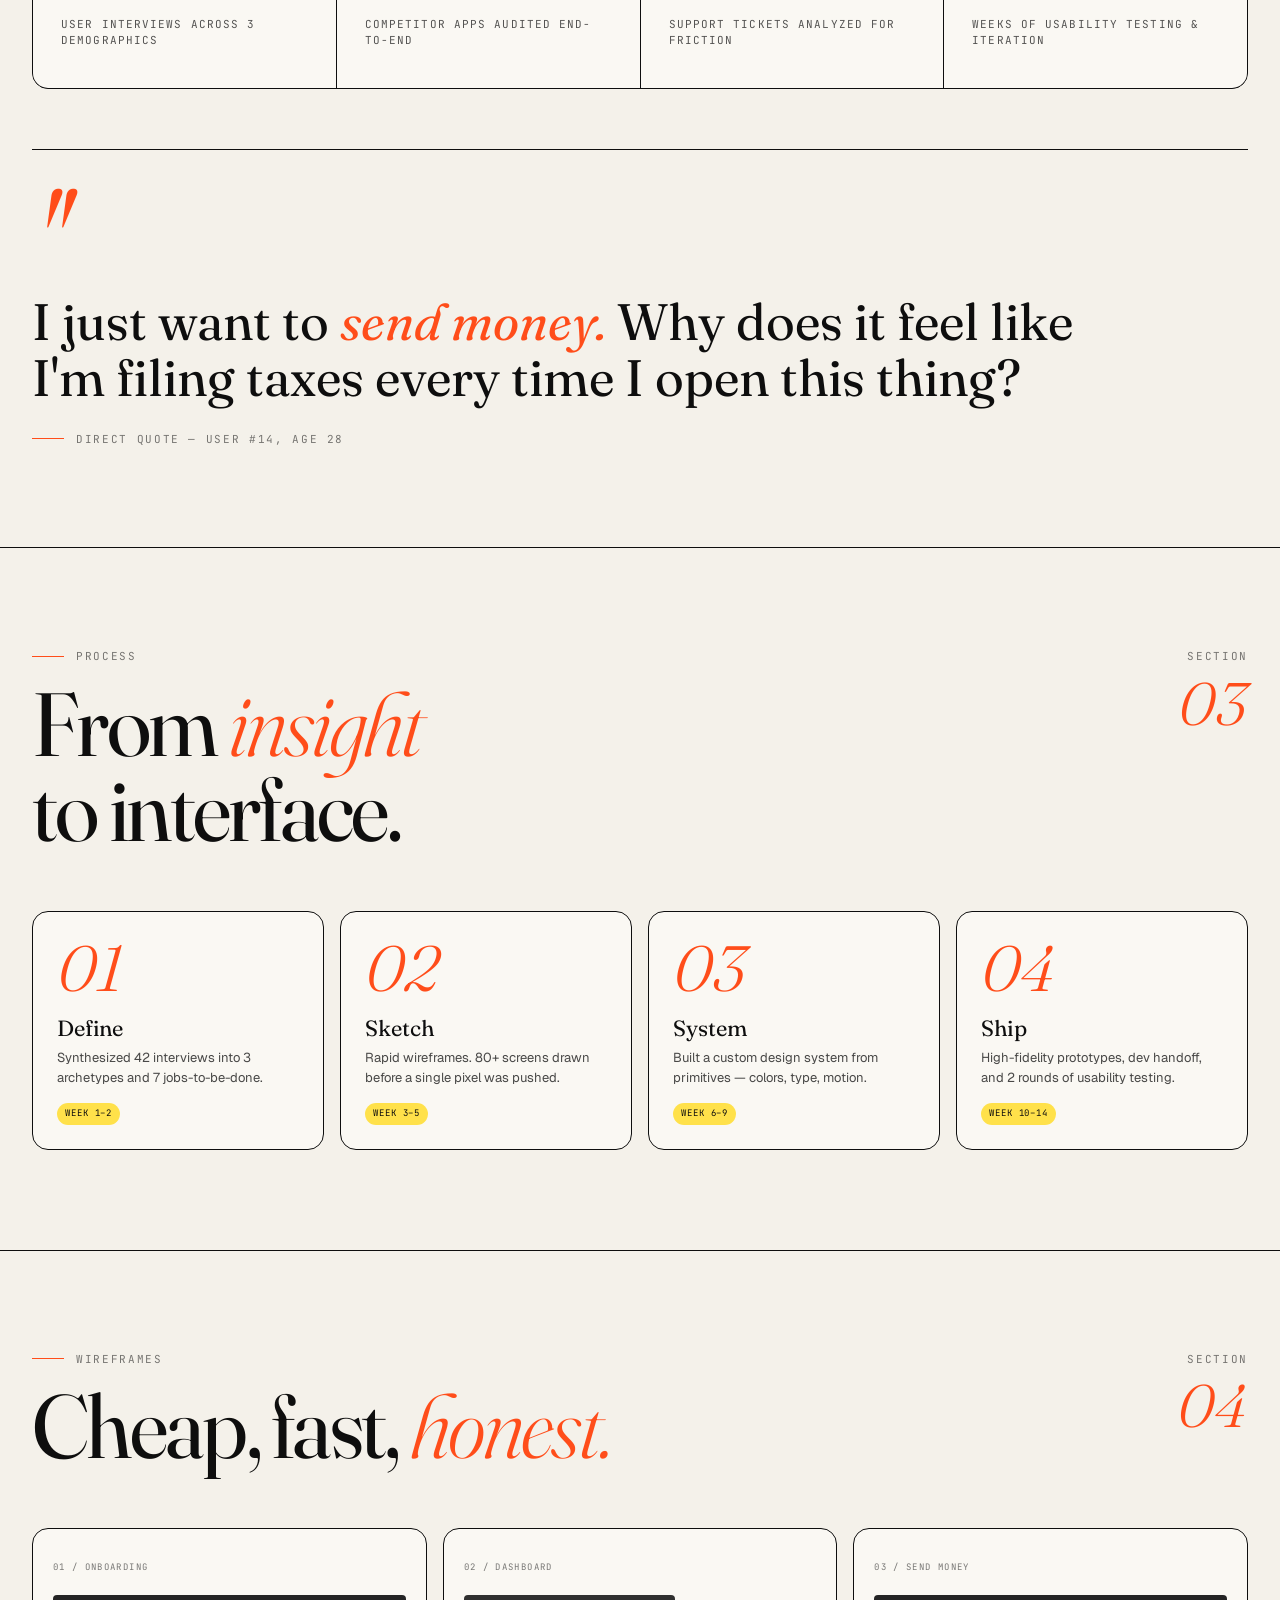
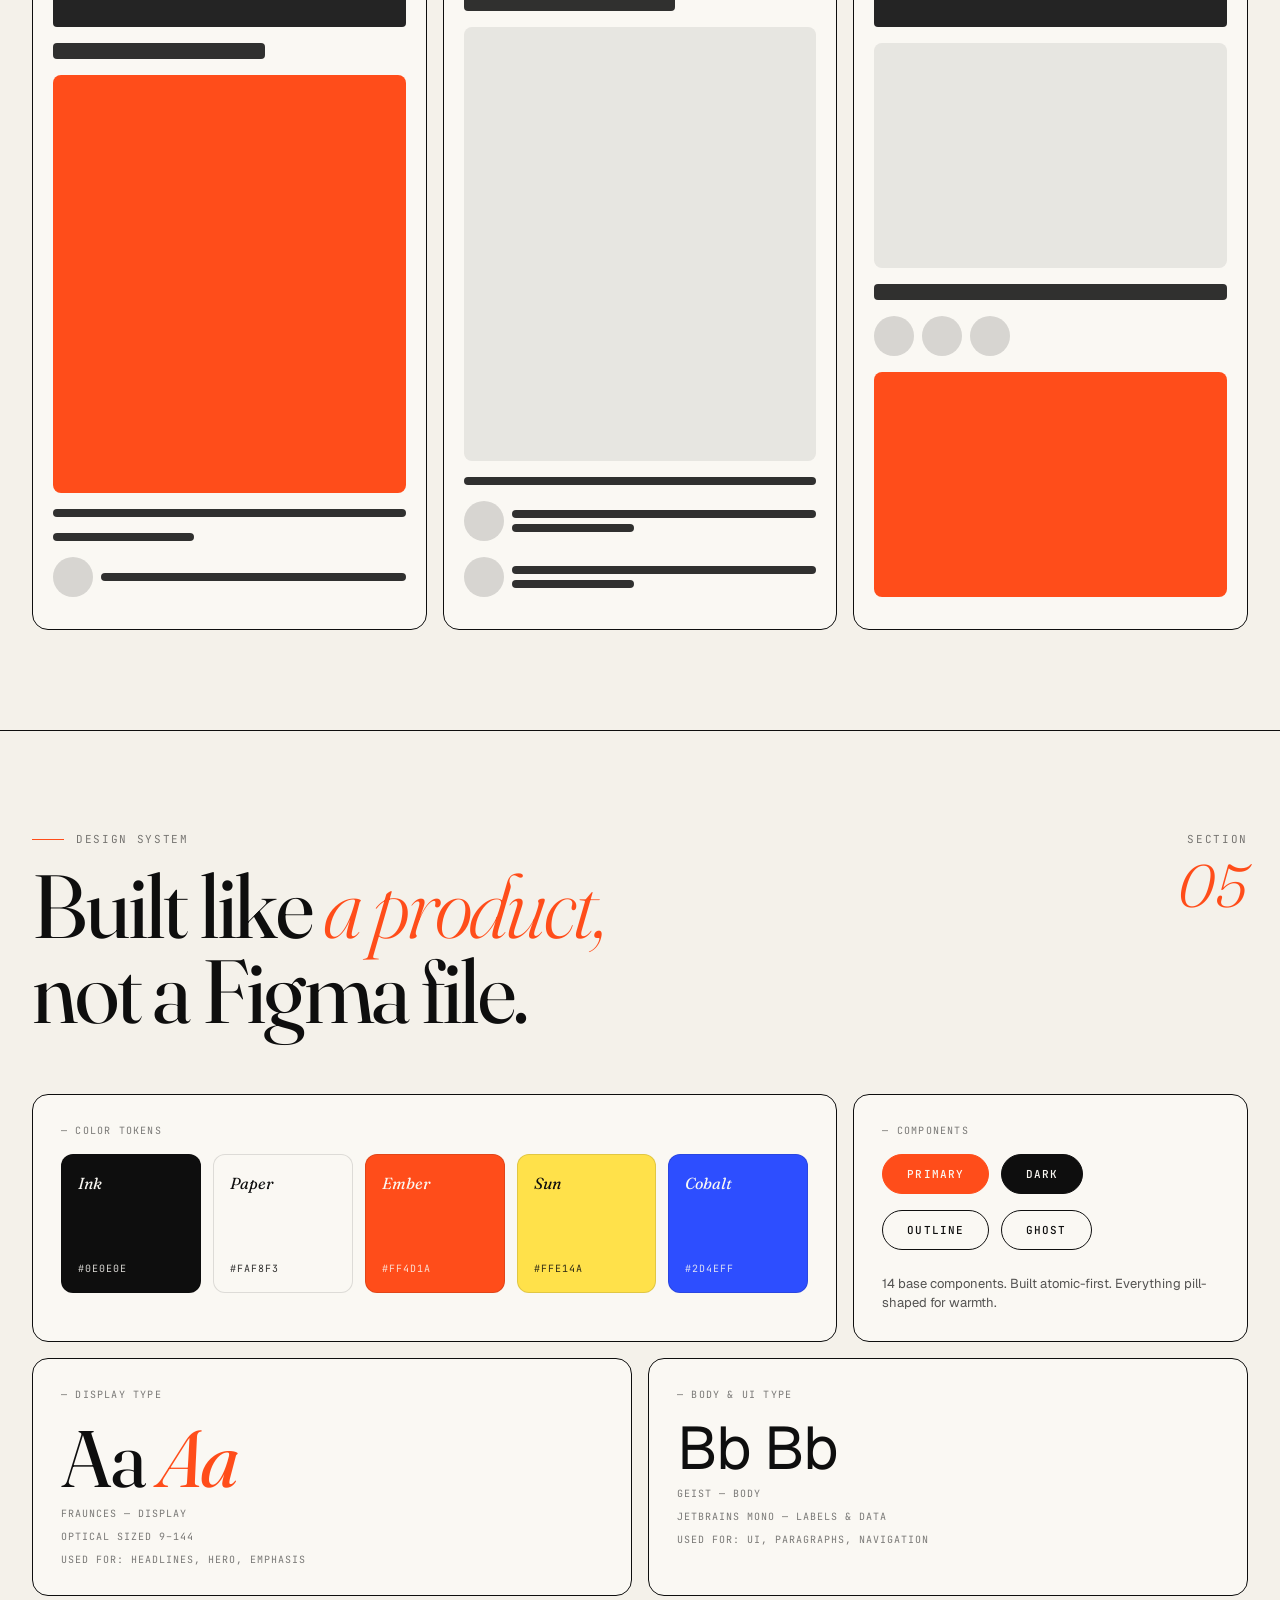
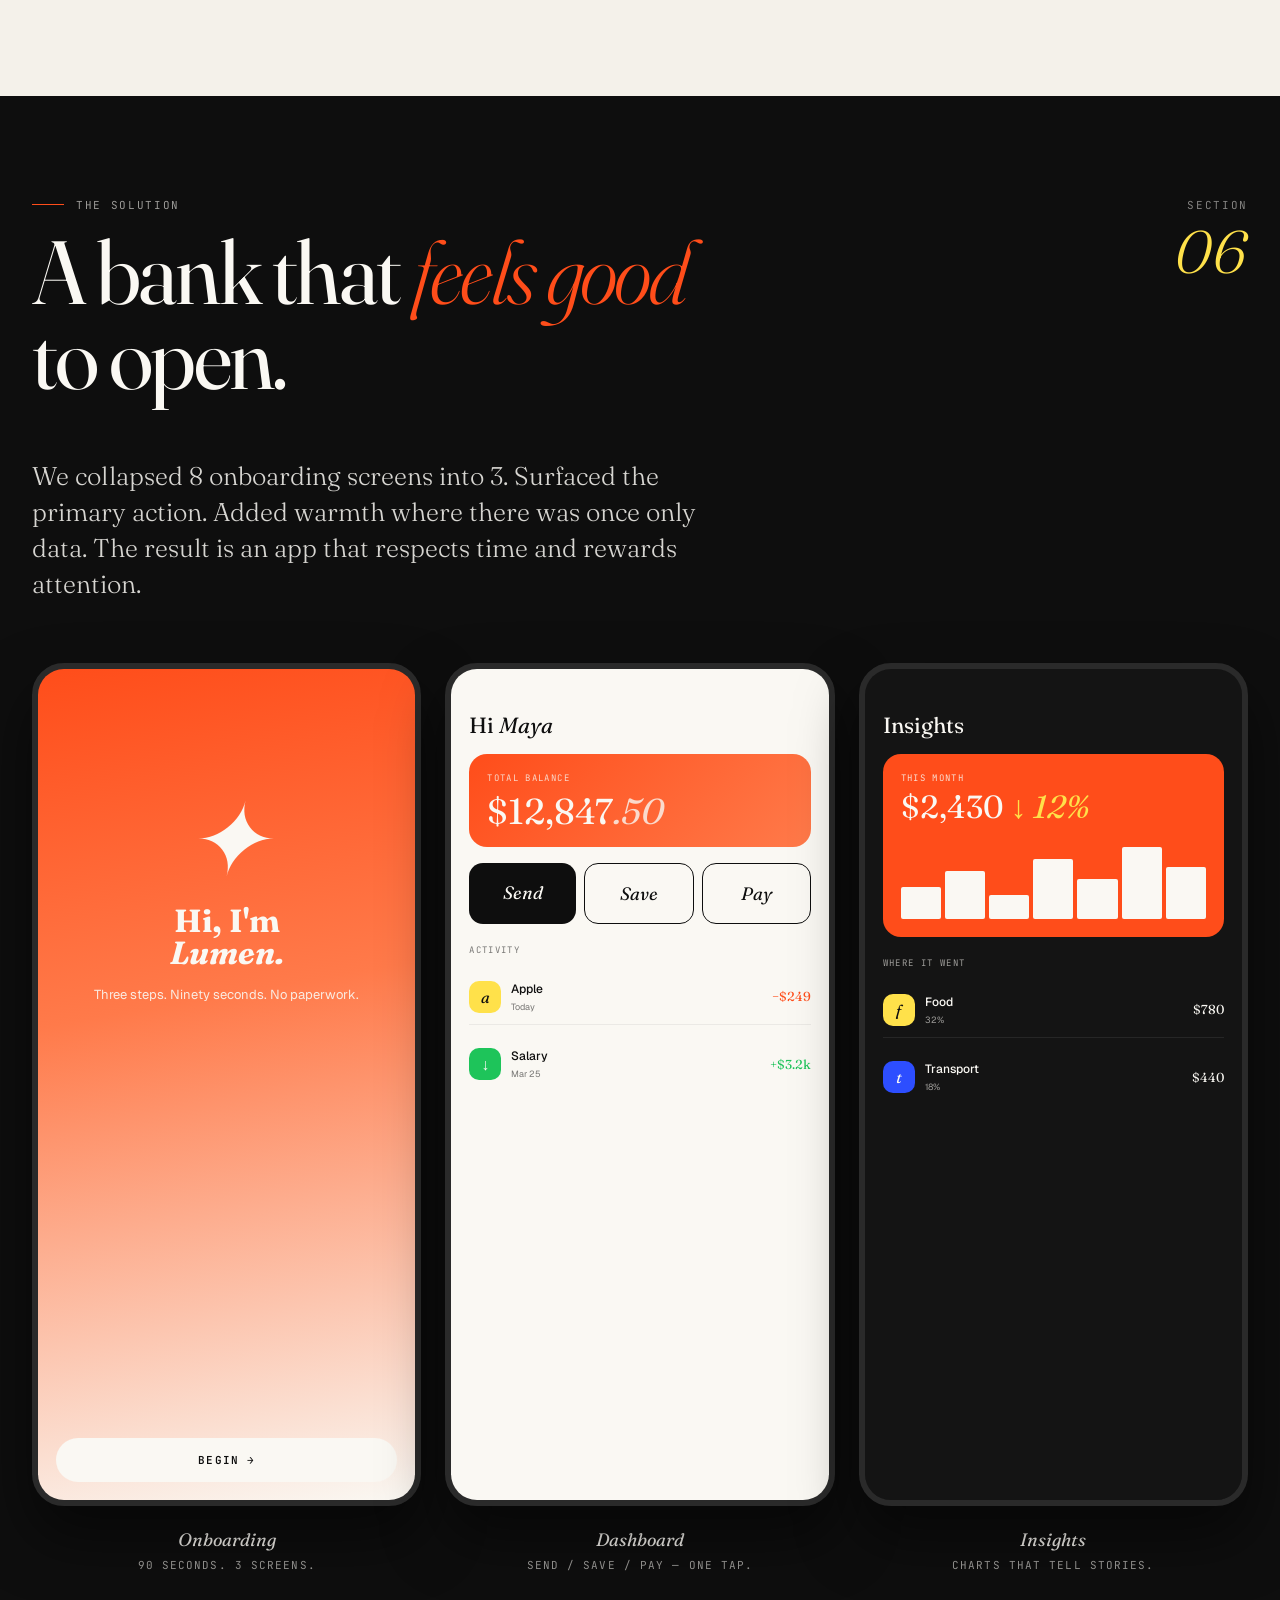
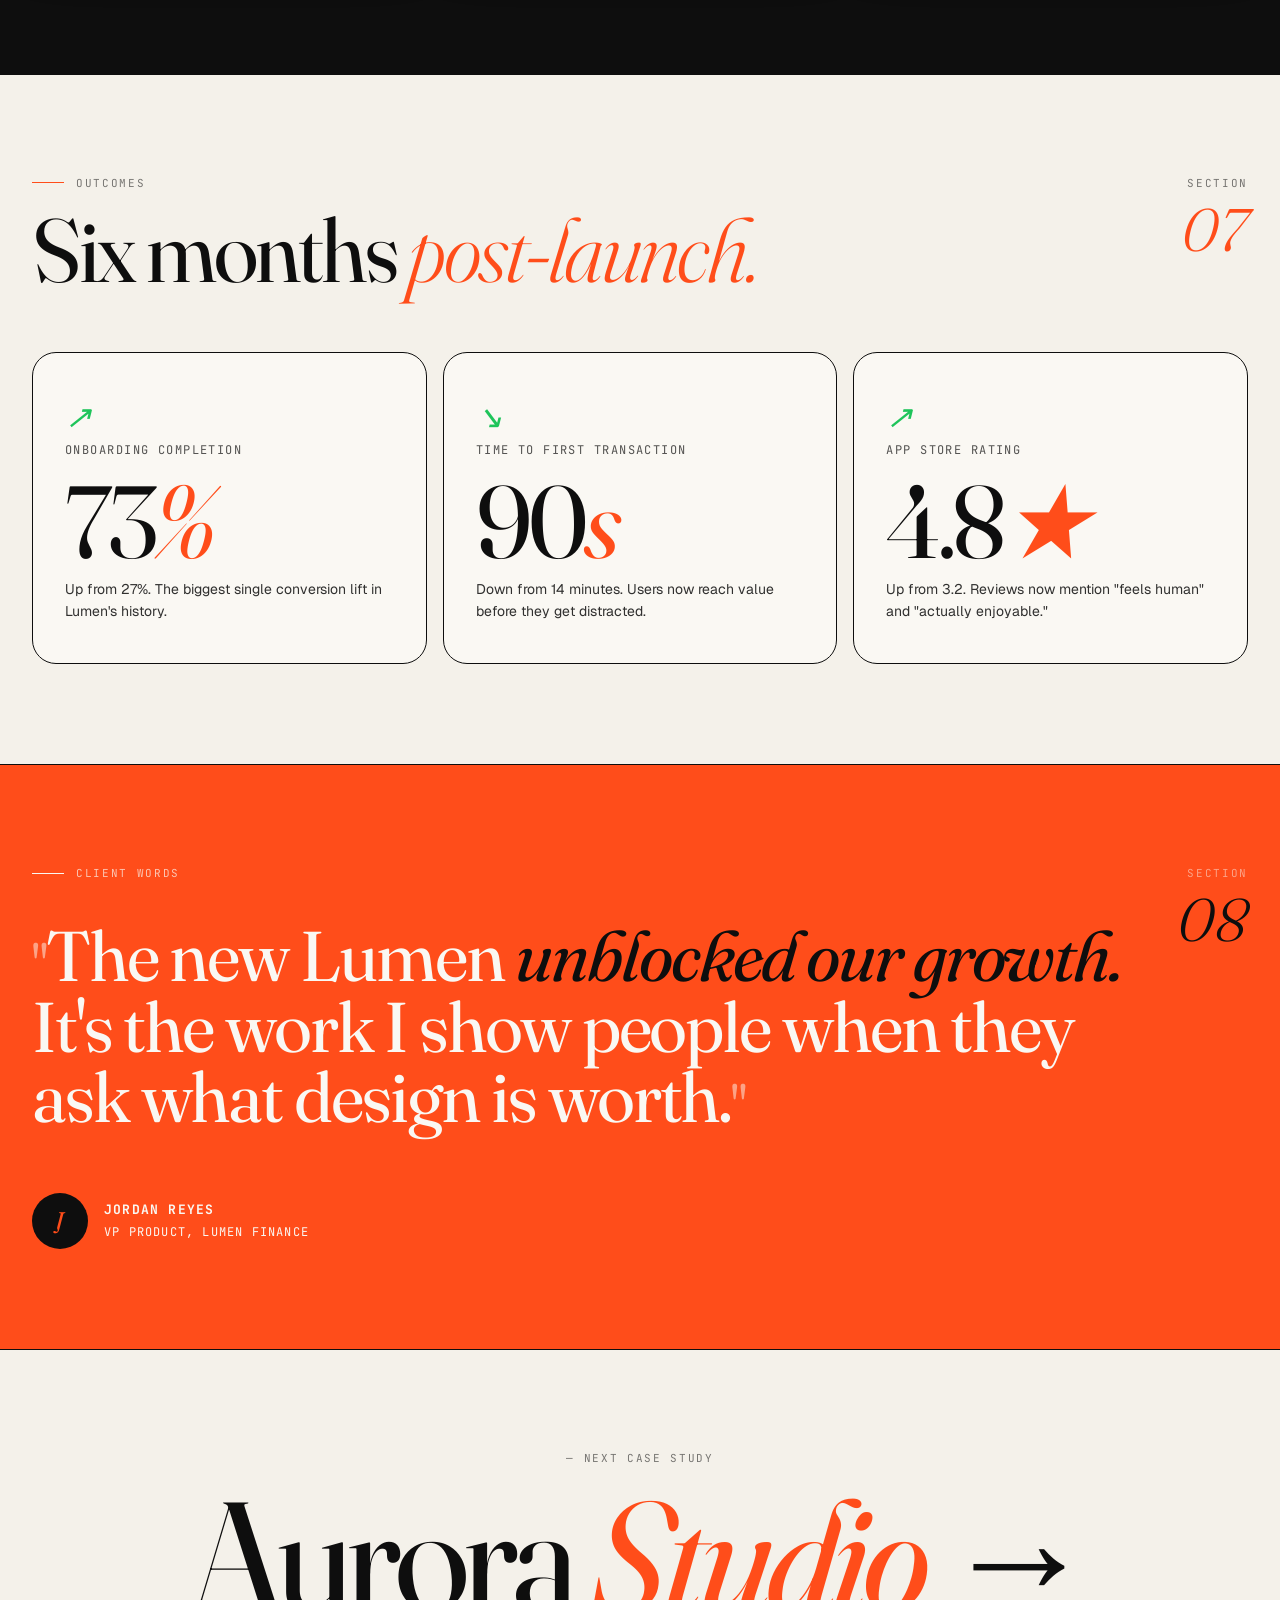
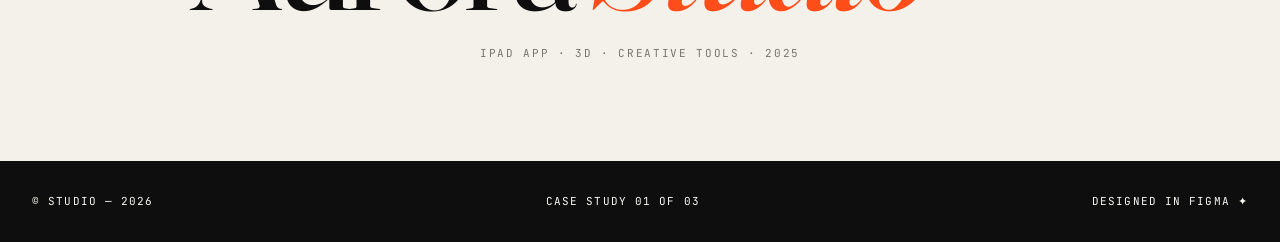
<file: work/lumen.html>
<!DOCTYPE html>
<html lang="en">
<head>
<meta charset="UTF-8">
<meta name="viewport" content="width=device-width, initial-scale=1.0">
<title>Lumen — Case Study</title>
<link rel="stylesheet" href="../assets/styles.css">
<style>
  /* ─── Hero ───────────────────────────────────────────────────── */
  .case-hero {
    padding: 120px 32px 60px;
    min-height: 95vh;
    display: flex;
    flex-direction: column;
    justify-content: space-between;
  }

  .case-meta-top {
    display: grid;
    grid-template-columns: repeat(4, 1fr);
    gap: 24px;
    padding-bottom: 24px;
    border-bottom: 1px solid var(--ink);
    margin-bottom: 60px;
  }

  .meta-block {
    font-family: 'JetBrains Mono', monospace;
    font-size: 11px;
    text-transform: uppercase;
    letter-spacing: 0.1em;
    color: var(--muted);
  }

  .meta-block strong {
    display: block;
    color: var(--ink);
    font-weight: 500;
    margin-top: 6px;
    font-size: 13px;
  }

  .case-tag-row {
    display: flex;
    align-items: center;
    gap: 16px;
    margin-bottom: 32px;
    flex-wrap: wrap;
  }

  .case-tag {
    background: var(--accent);
    color: var(--paper);
    padding: 8px 18px;
    border-radius: 100px;
    font-family: 'JetBrains Mono', monospace;
    font-size: 11px;
    text-transform: uppercase;
    letter-spacing: 0.12em;
    font-weight: 500;
  }

  .case-tag.outline {
    background: transparent;
    color: var(--ink);
    border: 1px solid var(--ink);
  }

  .case-title-massive {
    font-family: 'Fraunces', serif;
    font-size: clamp(80px, 18vw, 280px);
    line-height: 0.82;
    letter-spacing: -0.05em;
    font-weight: 400;
    margin-bottom: 40px;
  }

  .case-title-massive .word {
    display: inline-block;
    overflow: hidden;
    vertical-align: top;
  }

  .case-title-massive .word span {
    display: inline-block;
    transform: translateY(110%);
    animation: rise 1s cubic-bezier(0.65, 0, 0.35, 1) forwards;
  }

  .case-title-massive .word:nth-child(1) span { animation-delay: 0.1s; }
  .case-title-massive .word:nth-child(2) span { animation-delay: 0.25s; }

  .case-summary {
    display: grid;
    grid-template-columns: 1fr 2fr;
    gap: 60px;
    align-items: end;
    border-top: 1px solid var(--ink);
    padding-top: 32px;
  }

  .summary-label {
    font-family: 'JetBrains Mono', monospace;
    font-size: 11px;
    text-transform: uppercase;
    letter-spacing: 0.15em;
    color: var(--muted);
  }

  .summary-text {
    font-family: 'Fraunces', serif;
    font-size: clamp(22px, 2.6vw, 36px);
    line-height: 1.25;
    font-weight: 300;
  }

  .summary-text .hl {
    background: var(--accent-yellow);
    padding: 0 6px;
    font-style: italic;
  }

  /* ─── Hero mockup ────────────────────────────────────────────── */
  .hero-mockup {
    margin: 60px 32px 0;
    padding: 80px 60px;
    background: var(--ink);
    border-radius: 32px;
    position: relative;
    overflow: hidden;
    min-height: 600px;
    display: flex;
    align-items: center;
    justify-content: center;
    gap: 40px;
  }

  .hero-mockup::before {
    content: '';
    position: absolute;
    inset: 0;
    background: radial-gradient(circle at 30% 50%, rgba(255,77,26,0.25), transparent 60%),
                radial-gradient(circle at 70% 70%, rgba(45,78,255,0.2), transparent 60%);
    pointer-events: none;
  }

  .phone-stack {
    position: relative;
    display: flex;
    gap: -40px;
  }

  .phone {
    width: 280px;
    height: 580px;
    background: var(--paper);
    border-radius: 38px;
    border: 8px solid #1a1a1a;
    overflow: hidden;
    position: relative;
    box-shadow: 0 40px 80px rgba(0,0,0,0.4), 0 20px 30px rgba(0,0,0,0.3);
    transition: transform 0.6s cubic-bezier(0.65, 0, 0.35, 1);
    flex-shrink: 0;
  }

  .phone-stack .phone:nth-child(1) { transform: translateX(40px) rotate(-8deg); z-index: 1; }
  .phone-stack .phone:nth-child(2) { z-index: 3; transform: translateY(-20px); }
  .phone-stack .phone:nth-child(3) { transform: translateX(-40px) rotate(8deg); z-index: 1; }

  .phone-stack:hover .phone:nth-child(1) { transform: translateX(80px) rotate(-12deg); }
  .phone-stack:hover .phone:nth-child(3) { transform: translateX(-80px) rotate(12deg); }

  .phone-notch {
    position: absolute;
    top: 12px;
    left: 50%;
    transform: translateX(-50%);
    width: 100px;
    height: 28px;
    background: #1a1a1a;
    border-radius: 16px;
    z-index: 10;
  }

  .phone-screen {
    width: 100%;
    height: 100%;
    padding: 50px 20px 20px;
    display: flex;
    flex-direction: column;
    gap: 14px;
  }

  .phone-screen.gradient {
    background: linear-gradient(180deg, #ff4d1a 0%, #ff7a4a 50%, #faf8f3 100%);
    color: var(--paper);
  }

  .ph-greeting {
    font-family: 'Fraunces', serif;
    font-size: 22px;
    line-height: 1.1;
    margin-bottom: 8px;
  }
  .ph-greeting .it { font-style: italic; }

  .ph-balance-card {
    background: var(--ink);
    color: var(--paper);
    padding: 18px;
    border-radius: 16px;
    margin-bottom: 4px;
  }

  .ph-balance-card.gradient-bg {
    background: linear-gradient(135deg, var(--accent), #ff7a4a);
  }

  .ph-balance-label {
    font-family: 'JetBrains Mono', monospace;
    font-size: 8px;
    text-transform: uppercase;
    letter-spacing: 0.15em;
    opacity: 0.7;
  }

  .ph-balance-amount {
    font-family: 'Fraunces', serif;
    font-size: 32px;
    line-height: 1;
    margin-top: 8px;
    font-weight: 400;
  }
  .ph-balance-amount .it { font-style: italic; opacity: 0.8; }

  .ph-stat-row { display: flex; gap: 8px; margin-top: 12px; }

  .ph-stat-mini {
    flex: 1;
    background: rgba(255,255,255,0.12);
    padding: 8px 10px;
    border-radius: 10px;
    font-size: 10px;
  }

  .ph-stat-mini .num {
    font-family: 'Fraunces', serif;
    font-size: 14px;
    display: block;
    line-height: 1.2;
  }

  .ph-section-label {
    font-family: 'JetBrains Mono', monospace;
    font-size: 9px;
    text-transform: uppercase;
    letter-spacing: 0.15em;
    color: var(--muted);
    margin-top: 4px;
  }

  .ph-list-item {
    display: flex;
    align-items: center;
    gap: 10px;
    padding: 10px 0;
    border-bottom: 1px solid rgba(0,0,0,0.06);
  }

  .ph-list-icon {
    width: 32px;
    height: 32px;
    border-radius: 10px;
    background: var(--accent-yellow);
    display: flex;
    align-items: center;
    justify-content: center;
    font-family: 'Fraunces', serif;
    font-style: italic;
    font-size: 14px;
    flex-shrink: 0;
  }

  .ph-list-icon.blue { background: var(--accent-blue); color: var(--paper); }
  .ph-list-icon.green { background: var(--accent-green); color: var(--paper); }
  .ph-list-icon.dark { background: var(--ink); color: var(--paper); }

  .ph-list-text { flex: 1; font-size: 11px; }
  .ph-list-text strong { display: block; font-weight: 500; font-size: 12px; }
  .ph-list-text small { color: var(--muted); font-size: 9px; }

  .ph-list-amount { font-family: 'Fraunces', serif; font-size: 13px; font-weight: 500; }
  .ph-list-amount.up { color: var(--accent-green); }
  .ph-list-amount.down { color: var(--accent); }

  .ph-hero-emoji {
    font-family: 'Fraunces', serif;
    font-size: 80px;
    font-style: italic;
    text-align: center;
    margin: 20px 0 10px;
    line-height: 1;
  }

  .ph-hero-title {
    font-family: 'Fraunces', serif;
    font-size: 28px;
    line-height: 1;
    text-align: center;
    margin-bottom: 16px;
  }
  .ph-hero-title .it { font-style: italic; }

  .ph-hero-desc {
    font-size: 12px;
    text-align: center;
    opacity: 0.85;
    line-height: 1.4;
    padding: 0 12px;
    margin-bottom: 20px;
  }

  .ph-cta-btn {
    background: var(--paper);
    color: var(--ink);
    padding: 14px;
    border-radius: 100px;
    text-align: center;
    font-family: 'JetBrains Mono', monospace;
    font-size: 11px;
    text-transform: uppercase;
    letter-spacing: 0.1em;
    font-weight: 600;
    margin-top: auto;
  }

  .ph-chart-card {
    background: var(--ink);
    color: var(--paper);
    padding: 18px;
    border-radius: 16px;
    margin-top: 4px;
  }

  .ph-chart-label {
    font-family: 'JetBrains Mono', monospace;
    font-size: 9px;
    text-transform: uppercase;
    letter-spacing: 0.15em;
    opacity: 0.7;
  }

  .ph-chart-value { font-family: 'Fraunces', serif; font-size: 30px; margin: 6px 0 16px; }
  .ph-chart-value .it { font-style: italic; color: var(--accent-green); }

  .ph-chart { height: 80px; display: flex; align-items: end; gap: 4px; }

  .ph-bar {
    flex: 1;
    background: linear-gradient(180deg, var(--accent), #ff7a4a);
    border-radius: 2px 2px 0 0;
    transition: opacity 0.3s;
  }
  .ph-bar:hover { opacity: 0.8; }

  .ph-pill-row { display: flex; gap: 6px; margin-top: 4px; flex-wrap: wrap; }

  .ph-pill {
    background: rgba(0,0,0,0.06);
    padding: 6px 12px;
    border-radius: 100px;
    font-size: 10px;
    font-weight: 500;
  }
  .ph-pill.active { background: var(--ink); color: var(--paper); }

  .mockup-caption {
    position: absolute;
    bottom: 30px;
    left: 60px;
    right: 60px;
    display: flex;
    justify-content: space-between;
    align-items: center;
    font-family: 'JetBrains Mono', monospace;
    font-size: 11px;
    color: rgba(250,248,243,0.5);
    text-transform: uppercase;
    letter-spacing: 0.1em;
  }
  .mockup-caption strong { color: var(--paper); }

  /* ─── Problem section ────────────────────────────────────────── */
  .problem-grid {
    display: grid;
    grid-template-columns: 1fr 1fr;
    gap: 32px;
    align-items: start;
  }

  .problem-text {
    font-family: 'Fraunces', serif;
    font-size: clamp(20px, 2vw, 26px);
    line-height: 1.4;
    font-weight: 300;
  }

  .problem-text p { margin-bottom: 24px; }

  .problem-text .hl {
    background: var(--accent-yellow);
    padding: 0 6px;
    font-style: italic;
  }

  .problem-pain-list {
    background: var(--ink);
    color: var(--paper);
    padding: 32px;
    border-radius: 24px;
  }

  .pain-label {
    font-family: 'JetBrains Mono', monospace;
    font-size: 11px;
    text-transform: uppercase;
    letter-spacing: 0.15em;
    color: var(--accent);
    margin-bottom: 24px;
  }

  .pain-item {
    display: flex;
    gap: 20px;
    padding: 20px 0;
    border-bottom: 1px solid rgba(250,248,243,0.15);
    align-items: start;
  }
  .pain-item:last-child { border-bottom: none; }

  .pain-num {
    font-family: 'Fraunces', serif;
    font-size: 28px;
    font-style: italic;
    font-weight: 300;
    color: var(--accent);
    line-height: 1;
    min-width: 40px;
  }

  .pain-content strong {
    font-family: 'Fraunces', serif;
    font-size: 22px;
    font-weight: 400;
    display: block;
    line-height: 1.2;
    margin-bottom: 6px;
  }

  .pain-content p { font-size: 14px; opacity: 0.7; line-height: 1.5; }

  /* ─── Research section ───────────────────────────────────────── */
  .research-stats {
    display: grid;
    grid-template-columns: repeat(4, 1fr);
    gap: 1px;
    background: var(--ink);
    border: 1px solid var(--ink);
    border-radius: 16px;
    overflow: hidden;
    margin-top: 40px;
  }

  .research-stat {
    background: var(--paper);
    padding: 40px 28px;
    transition: background 0.3s, color 0.3s;
  }

  .research-stat:hover { background: var(--accent); color: var(--paper); }

  .research-stat .big-num {
    font-family: 'Fraunces', serif;
    font-size: 80px;
    font-weight: 300;
    line-height: 1;
    letter-spacing: -0.04em;
  }

  .research-stat .big-num .it { font-style: italic; color: var(--accent); transition: color 0.3s; }
  .research-stat:hover .big-num .it { color: var(--paper); }

  .research-stat .stat-text {
    font-family: 'JetBrains Mono', monospace;
    font-size: 11px;
    text-transform: uppercase;
    letter-spacing: 0.1em;
    margin-top: 16px;
    opacity: 0.7;
    line-height: 1.4;
  }

  .insight-quote { margin-top: 60px; padding: 60px 0 0; border-top: 1px solid var(--ink); }

  .insight-quote .quote-mark {
    font-family: 'Fraunces', serif;
    font-size: 120px;
    line-height: 0.5;
    color: var(--accent);
    font-style: italic;
  }

  .insight-text {
    font-family: 'Fraunces', serif;
    font-size: clamp(28px, 4vw, 56px);
    line-height: 1.1;
    font-weight: 400;
    margin: 24px 0;
    max-width: 1100px;
  }
  .insight-text .it { font-style: italic; color: var(--accent); }

  .insight-source {
    font-family: 'JetBrains Mono', monospace;
    font-size: 11px;
    text-transform: uppercase;
    letter-spacing: 0.15em;
    color: var(--muted);
    display: flex;
    align-items: center;
    gap: 12px;
  }
  .insight-source::before { content: ''; width: 32px; height: 1px; background: var(--accent); }

  /* ─── Process stages ─────────────────────────────────────────── */
  .process-stages {
    display: grid;
    grid-template-columns: repeat(4, 1fr);
    gap: 16px;
    margin-top: 40px;
  }

  .stage {
    background: var(--paper);
    border: 1px solid var(--ink);
    border-radius: 16px;
    padding: 24px;
    transition: transform 0.4s, background 0.3s;
    position: relative;
    overflow: hidden;
  }

  .stage:hover { transform: translateY(-8px); background: var(--ink); color: var(--paper); }
  .stage:hover .stage-num { color: var(--accent); }

  .stage-num {
    font-family: 'Fraunces', serif;
    font-size: 64px;
    font-weight: 300;
    font-style: italic;
    line-height: 1;
    color: var(--accent);
    margin-bottom: 16px;
  }

  .stage-title { font-family: 'Fraunces', serif; font-size: 22px; font-weight: 400; line-height: 1.1; margin-bottom: 8px; }
  .stage-desc { font-size: 13px; opacity: 0.75; line-height: 1.5; }

  .stage-tag {
    font-family: 'JetBrains Mono', monospace;
    font-size: 9px;
    text-transform: uppercase;
    letter-spacing: 0.1em;
    background: var(--accent-yellow);
    color: var(--ink);
    padding: 4px 8px;
    border-radius: 100px;
    display: inline-block;
    margin-top: 16px;
  }

  /* ─── Wireframes ─────────────────────────────────────────────── */
  .wireframe-grid {
    display: grid;
    grid-template-columns: repeat(3, 1fr);
    gap: 16px;
    margin-top: 40px;
  }

  .wireframe {
    background: var(--paper);
    border: 1px solid var(--ink);
    border-radius: 16px;
    padding: 32px 20px;
    aspect-ratio: 9/16;
    display: flex;
    flex-direction: column;
    gap: 16px;
    transition: transform 0.4s;
  }

  .wireframe:hover { transform: scale(1.02) rotate(-1deg); box-shadow: 8px 8px 0 var(--ink); }

  .wf-label { font-family: 'JetBrains Mono', monospace; font-size: 9px; text-transform: uppercase; letter-spacing: 0.15em; color: var(--muted); margin-bottom: 4px; }
  .wf-line { background: var(--ink); border-radius: 4px; opacity: 0.85; }
  .wf-line.thick { height: 32px; opacity: 0.9; }
  .wf-line.medium { height: 16px; }
  .wf-line.thin { height: 8px; }
  .wf-line.short { width: 60%; }
  .wf-line.shorter { width: 40%; }
  .wf-block { background: var(--ink); opacity: 0.08; border-radius: 8px; flex: 1; min-height: 80px; }
  .wf-block.solid { opacity: 1; background: var(--accent); }
  .wf-circle { width: 40px; height: 40px; border-radius: 50%; background: var(--ink); opacity: 0.15; }
  .wf-row { display: flex; gap: 8px; align-items: center; }

  /* ─── Design system ──────────────────────────────────────────── */
  .system-grid {
    display: grid;
    grid-template-columns: repeat(12, 1fr);
    gap: 16px;
    margin-top: 40px;
  }

  .system-card {
    background: var(--paper);
    border: 1px solid var(--ink);
    border-radius: 16px;
    padding: 28px;
    transition: transform 0.4s;
  }
  .system-card:hover { transform: translateY(-4px); }
  .system-card.span-4 { grid-column: span 4; }
  .system-card.span-6 { grid-column: span 6; }
  .system-card.span-8 { grid-column: span 8; }
  .system-card.span-12 { grid-column: span 12; }

  .system-label { font-family: 'JetBrains Mono', monospace; font-size: 10px; text-transform: uppercase; letter-spacing: 0.12em; color: var(--muted); margin-bottom: 16px; }

  .color-row { display: flex; gap: 12px; flex-wrap: wrap; }

  .color-swatch {
    flex: 1;
    min-width: 100px;
    aspect-ratio: 1;
    border-radius: 12px;
    padding: 16px;
    display: flex;
    flex-direction: column;
    justify-content: space-between;
    border: 1px solid var(--line);
    transition: transform 0.3s;
  }
  .color-swatch:hover { transform: scale(1.05); }
  .color-swatch.ink { background: var(--ink); color: var(--paper); }
  .color-swatch.paper { background: var(--paper); color: var(--ink); }
  .color-swatch.accent { background: var(--accent); color: var(--paper); }
  .color-swatch.yellow { background: var(--accent-yellow); }
  .color-swatch.blue { background: var(--accent-blue); color: var(--paper); }

  .color-name { font-family: 'Fraunces', serif; font-size: 16px; font-style: italic; }
  .color-hex { font-family: 'JetBrains Mono', monospace; font-size: 10px; text-transform: uppercase; letter-spacing: 0.1em; opacity: 0.85; }

  .type-display { font-family: 'Fraunces', serif; font-size: 80px; line-height: 1; margin-bottom: 8px; letter-spacing: -0.03em; }
  .type-display .it { font-style: italic; color: var(--accent); }
  .type-spec { font-family: 'JetBrains Mono', monospace; font-size: 10px; text-transform: uppercase; letter-spacing: 0.1em; color: var(--muted); }
  .type-stack { display: flex; flex-direction: column; gap: 8px; }

  .comp-row { display: flex; gap: 12px; flex-wrap: wrap; margin-top: 16px; }

  .comp-btn {
    padding: 12px 24px;
    border-radius: 100px;
    font-family: 'JetBrains Mono', monospace;
    font-size: 11px;
    text-transform: uppercase;
    letter-spacing: 0.1em;
    font-weight: 500;
    border: 1px solid var(--ink);
    background: var(--paper);
    color: var(--ink);
  }
  .comp-btn.primary { background: var(--accent); color: var(--paper); border-color: var(--accent); }
  .comp-btn.dark { background: var(--ink); color: var(--paper); }
  .comp-btn.ghost { background: transparent; }

  /* ─── Solution showcase ──────────────────────────────────────── */
  .showcase-section { background: var(--ink); color: var(--paper); }
  .showcase-section .section-label { color: rgba(250,248,243,0.6); }
  .showcase-section .section-num { color: rgba(250,248,243,0.5); }
  .showcase-section .section-num strong { color: var(--accent-yellow); }

  .showcase-screens {
    display: grid;
    grid-template-columns: repeat(3, 1fr);
    gap: 24px;
    margin-top: 60px;
  }

  .showcase-phone {
    background: linear-gradient(135deg, #2a2a2a, #1a1a1a);
    border-radius: 32px;
    border: 6px solid #2a2a2a;
    aspect-ratio: 9/19.5;
    overflow: hidden;
    position: relative;
    box-shadow: 0 30px 60px rgba(0,0,0,0.5);
    transition: transform 0.5s cubic-bezier(0.65, 0, 0.35, 1);
  }

  .showcase-phone:hover { transform: translateY(-12px); }
  .showcase-phone:nth-child(1):hover { transform: translateY(-12px) rotate(-2deg); }
  .showcase-phone:nth-child(3):hover { transform: translateY(-12px) rotate(2deg); }

  .showcase-screen {
    background: var(--paper);
    height: 100%;
    padding: 40px 18px 18px;
    display: flex;
    flex-direction: column;
    gap: 12px;
    color: var(--ink);
  }

  .showcase-screen.dark { background: #141414; color: var(--paper); }
  .showcase-screen.warm {
    background: linear-gradient(170deg, var(--accent) 0%, #ff7a4a 40%, var(--paper) 100%);
    color: var(--paper);
  }

  .showcase-caption {
    margin-top: 20px;
    font-family: 'JetBrains Mono', monospace;
    font-size: 11px;
    text-transform: uppercase;
    letter-spacing: 0.1em;
    color: rgba(250,248,243,0.6);
    text-align: center;
  }
  .showcase-caption strong {
    display: block;
    color: var(--paper);
    font-family: 'Fraunces', serif;
    font-size: 18px;
    font-style: italic;
    text-transform: none;
    letter-spacing: 0;
    margin-bottom: 4px;
    font-weight: 400;
  }

  /* ─── Results ────────────────────────────────────────────────── */
  .results-grid {
    display: grid;
    grid-template-columns: repeat(3, 1fr);
    gap: 16px;
    margin-top: 40px;
  }

  .result-card {
    background: var(--paper);
    border: 1px solid var(--ink);
    border-radius: 24px;
    padding: 40px 32px;
    transition: background 0.4s, color 0.4s, transform 0.4s;
  }

  .result-card:hover { background: var(--accent); color: var(--paper); transform: translateY(-8px) rotate(-1deg); }

  .result-card .arrow { font-family: 'Fraunces', serif; font-size: 32px; font-style: italic; color: var(--accent-green); transition: color 0.3s; }
  .result-card:hover .arrow { color: var(--paper); }

  .result-num {
    font-family: 'Fraunces', serif;
    font-size: clamp(64px, 8vw, 120px);
    line-height: 0.9;
    font-weight: 400;
    letter-spacing: -0.04em;
    margin: 12px 0;
  }
  .result-num .it { font-style: italic; color: var(--accent); transition: color 0.3s; }
  .result-card:hover .result-num .it { color: var(--paper); }

  .result-label { font-family: 'JetBrains Mono', monospace; font-size: 12px; text-transform: uppercase; letter-spacing: 0.12em; margin-bottom: 16px; opacity: 0.7; }
  .result-desc { font-size: 14px; line-height: 1.55; opacity: 0.85; }

  /* ─── Testimonial ────────────────────────────────────────────── */
  .testimonial-section { background: var(--accent); color: var(--paper); }
  .testimonial-section .section-label { color: rgba(250,248,243,0.7); }
  .testimonial-section .section-label::before { background: var(--paper); }
  .testimonial-section .section-num { color: rgba(250,248,243,0.5); }
  .testimonial-section .section-num strong { color: var(--ink); }

  .test-quote {
    font-family: 'Fraunces', serif;
    font-size: clamp(36px, 5.5vw, 84px);
    line-height: 1;
    letter-spacing: -0.03em;
    font-weight: 400;
    max-width: 1100px;
    margin: 40px 0 60px;
  }
  .test-quote .it { font-style: italic; color: var(--ink); }
  .test-quote .mark { font-size: 0.7em; opacity: 0.5; line-height: 0; }

  .test-attr { display: flex; align-items: center; gap: 16px; font-family: 'JetBrains Mono', monospace; font-size: 12px; text-transform: uppercase; letter-spacing: 0.1em; }

  .test-avatar {
    width: 56px;
    height: 56px;
    background: var(--ink);
    border-radius: 50%;
    display: flex;
    align-items: center;
    justify-content: center;
    font-family: 'Fraunces', serif;
    font-size: 24px;
    color: var(--accent);
    font-style: italic;
  }

  .test-attr div strong { display: block; font-size: 13px; margin-bottom: 4px; }

  /* ─── Next project ───────────────────────────────────────────── */
  .next-section {
    padding: 100px 32px;
    border-top: 1px solid var(--ink);
    text-align: center;
  }

  .next-label { font-family: 'JetBrains Mono', monospace; font-size: 11px; text-transform: uppercase; letter-spacing: 0.15em; color: var(--muted); margin-bottom: 24px; }

  .next-title {
    font-family: 'Fraunces', serif;
    font-size: clamp(60px, 12vw, 180px);
    line-height: 0.85;
    letter-spacing: -0.04em;
    font-weight: 400;
    margin-bottom: 24px;
    transition: color 0.3s;
    display: block;
    text-decoration: none;
    color: var(--ink);
  }

  .next-title:hover { color: var(--accent); }
  .next-title .it { font-style: italic; color: var(--accent); }

  .next-meta { font-family: 'JetBrains Mono', monospace; font-size: 11px; text-transform: uppercase; letter-spacing: 0.15em; color: var(--muted); }

  /* ─── Responsive ──────────────────────────────────────────────── */
  @media (max-width: 900px) {
    .case-meta-top { grid-template-columns: 1fr 1fr; }
    .case-summary { grid-template-columns: 1fr; gap: 24px; }
    .hero-mockup { padding: 40px 24px; margin: 40px 16px 0; }
    .phone-stack { transform: scale(0.6); }
    .problem-grid { grid-template-columns: 1fr; gap: 24px; }
    .research-stats { grid-template-columns: 1fr 1fr; }
    .process-stages { grid-template-columns: 1fr 1fr; }
    .wireframe-grid { grid-template-columns: 1fr 1fr; }
    .system-card.span-4,
    .system-card.span-6,
    .system-card.span-8 { grid-column: span 12; }
    .showcase-screens { grid-template-columns: 1fr; gap: 16px; }
    .results-grid { grid-template-columns: 1fr; }
    .case-hero { padding: 100px 24px 40px; }
    .type-display { font-size: 48px; }
  }

  @media (max-width: 600px) {
    .case-meta-top { grid-template-columns: 1fr; gap: 12px; }
    .research-stats { grid-template-columns: 1fr; }
    .process-stages { grid-template-columns: 1fr; }
    .wireframe-grid { grid-template-columns: 1fr; }
  }
</style>
</head>
<body>

<div class="cursor"></div>

<div class="ticker">
  <div class="ticker-track">
    <span>Case Study 01</span>
    <span>Lumen Banking App</span>
    <span>UI / UX / Product / Mobile</span>
    <span>2026</span>
    <span>Awwwards SOTD Nominee</span>
    <span>Case Study 01</span>
    <span>Lumen Banking App</span>
    <span>UI / UX / Product / Mobile</span>
    <span>2026</span>
    <span>Awwwards SOTD Nominee</span>
  </div>
</div>

<nav>
  <a class="nav-back" href="/"><span class="arrow">←</span> Back to all work</a>
  <div class="nav-progress">
    Reading
    <div class="progress-bar"><div class="progress-fill" id="progress"></div></div>
  </div>
</nav>

<!-- HERO -->
<header class="case-hero">
  <div></div>
  <div>
    <div class="case-meta-top">
      <div class="meta-block">Client<br><strong>Lumen Finance</strong></div>
      <div class="meta-block">Year<br><strong>2026</strong></div>
      <div class="meta-block">Role<br><strong>Lead Product Designer</strong></div>
      <div class="meta-block">Timeline<br><strong>14 weeks</strong></div>
    </div>

    <div class="case-tag-row">
      <span class="case-tag">Mobile App</span>
      <span class="case-tag outline">Fintech</span>
      <span class="case-tag outline">iOS / Android</span>
      <span class="case-tag outline">Design System</span>
    </div>

    <h1 class="case-title-massive">
      <span class="word"><span>Lumen</span></span><br>
      <span class="word"><span class="italic">reimagined.</span></span>
    </h1>

    <div class="case-summary">
      <div class="summary-label">— The Brief</div>
      <p class="summary-text">A challenger bank with 200K users was losing them at onboarding. We rebuilt the experience from the ground up — turning a <span class="hl">15-minute signup</span> into a 90-second story that converts.</p>
    </div>
  </div>
</header>

<!-- HERO MOCKUP -->
<div class="hero-mockup">
  <div class="phone-stack">
    <!-- Phone 1: Dashboard -->
    <div class="phone">
      <div class="phone-notch"></div>
      <div class="phone-screen">
        <div class="ph-greeting">Hi <span class="it">Maya</span></div>
        <div class="ph-balance-card gradient-bg">
          <div class="ph-balance-label">Total Balance</div>
          <div class="ph-balance-amount">$12,847<span class="it">.50</span></div>
          <div class="ph-stat-row">
            <div class="ph-stat-mini"><span class="num">+$340</span>This week</div>
            <div class="ph-stat-mini"><span class="num">82%</span>Goal hit</div>
          </div>
        </div>
        <div class="ph-section-label">Recent activity</div>
        <div class="ph-list-item">
          <div class="ph-list-icon">a</div>
          <div class="ph-list-text"><strong>Apple</strong><small>Today, 2:14pm</small></div>
          <div class="ph-list-amount down">−$249</div>
        </div>
        <div class="ph-list-item">
          <div class="ph-list-icon green">↓</div>
          <div class="ph-list-text"><strong>Salary</strong><small>Mar 25</small></div>
          <div class="ph-list-amount up">+$3,200</div>
        </div>
        <div class="ph-list-item">
          <div class="ph-list-icon blue">s</div>
          <div class="ph-list-text"><strong>Spotify</strong><small>Mar 24</small></div>
          <div class="ph-list-amount down">−$10.99</div>
        </div>
      </div>
    </div>

    <!-- Phone 2: Onboarding -->
    <div class="phone">
      <div class="phone-notch"></div>
      <div class="phone-screen gradient">
        <div class="ph-hero-emoji">✦</div>
        <h3 class="ph-hero-title">Welcome to<br><span class="it">Lumen</span></h3>
        <p class="ph-hero-desc">Banking that gets out of your way. Set up takes 90 seconds.</p>
        <div class="ph-cta-btn">Get Started →</div>
      </div>
    </div>

    <!-- Phone 3: Insights -->
    <div class="phone">
      <div class="phone-notch"></div>
      <div class="phone-screen">
        <div class="ph-greeting">Insights</div>
        <div class="ph-chart-card">
          <div class="ph-chart-label">Monthly Spend</div>
          <div class="ph-chart-value">$2,430 <span class="it">↓ 12%</span></div>
          <div class="ph-chart">
            <div class="ph-bar" style="height: 40%"></div>
            <div class="ph-bar" style="height: 60%"></div>
            <div class="ph-bar" style="height: 30%"></div>
            <div class="ph-bar" style="height: 75%"></div>
            <div class="ph-bar" style="height: 50%"></div>
            <div class="ph-bar" style="height: 90%"></div>
            <div class="ph-bar" style="height: 65%"></div>
          </div>
        </div>
        <div class="ph-section-label">Categories</div>
        <div class="ph-pill-row">
          <span class="ph-pill active">All</span>
          <span class="ph-pill">Food</span>
          <span class="ph-pill">Travel</span>
          <span class="ph-pill">Bills</span>
        </div>
        <div class="ph-list-item">
          <div class="ph-list-icon dark">f</div>
          <div class="ph-list-text"><strong>Food & Dining</strong><small>32% of spend</small></div>
          <div class="ph-list-amount">$780</div>
        </div>
        <div class="ph-list-item">
          <div class="ph-list-icon">t</div>
          <div class="ph-list-text"><strong>Transport</strong><small>18% of spend</small></div>
          <div class="ph-list-amount">$440</div>
        </div>
      </div>
    </div>
  </div>

  <div class="mockup-caption">
    <div>FIG 01 — <strong>Final UI</strong></div>
    <div>Hover the stack to fan out ✦</div>
  </div>
</div>

<!-- SECTION 01 — PROBLEM -->
<section class="section">
  <div class="section-num">Section<strong>01</strong></div>
  <div class="section-label">The problem</div>
  <h2 class="section-title">A bank built for <span class="italic">forms,</span><br>not for people.</h2>

  <div class="problem-grid">
    <div class="problem-text">
      <p>Lumen's growth had stalled. A polished app store listing was bringing in plenty of downloads, but <span class="hl">73% of users never completed signup.</span></p>
      <p>The onboarding asked for 14 fields across 8 screens before showing a single product feature. The dashboard buried the most-used action three taps deep. Users churned silently.</p>
      <p>The team knew something was wrong. They didn't know <em>where.</em></p>
    </div>

    <div class="problem-pain-list">
      <div class="pain-label">→ Pain points found</div>
      <div class="pain-item">
        <div class="pain-num">01</div>
        <div class="pain-content">
          <strong>15-minute onboarding</strong>
          <p>Eight separate screens of identity verification before users could see any value.</p>
        </div>
      </div>
      <div class="pain-item">
        <div class="pain-num">02</div>
        <div class="pain-content">
          <strong>Buried primary action</strong>
          <p>Sending money — the #1 task — required three taps from the dashboard.</p>
        </div>
      </div>
      <div class="pain-item">
        <div class="pain-num">03</div>
        <div class="pain-content">
          <strong>No emotional payoff</strong>
          <p>The app felt like a spreadsheet. Zero moments of delight to anchor retention.</p>
        </div>
      </div>
    </div>
  </div>
</section>

<!-- SECTION 02 — RESEARCH -->
<section class="section">
  <div class="section-num">Section<strong>02</strong></div>
  <div class="section-label">Research & discovery</div>
  <h2 class="section-title">We talked to <span class="italic">42 users.</span><br>Three patterns broke open.</h2>

  <div class="research-stats">
    <div class="research-stat">
      <div class="big-num"><span class="it">42</span></div>
      <div class="stat-text">User interviews across 3 demographics</div>
    </div>
    <div class="research-stat">
      <div class="big-num"><span class="it">8</span></div>
      <div class="stat-text">Competitor apps audited end-to-end</div>
    </div>
    <div class="research-stat">
      <div class="big-num"><span class="it">2k</span></div>
      <div class="stat-text">Support tickets analyzed for friction</div>
    </div>
    <div class="research-stat">
      <div class="big-num"><span class="it">6</span></div>
      <div class="stat-text">Weeks of usability testing & iteration</div>
    </div>
  </div>

  <div class="insight-quote">
    <div class="quote-mark">"</div>
    <p class="insight-text">I just want to <span class="it">send money.</span> Why does it feel like I'm filing taxes every time I open this thing?</p>
    <div class="insight-source">Direct quote — User #14, age 28</div>
  </div>
</section>

<!-- SECTION 03 — PROCESS -->
<section class="section">
  <div class="section-num">Section<strong>03</strong></div>
  <div class="section-label">Process</div>
  <h2 class="section-title">From <span class="italic">insight</span><br>to interface.</h2>

  <div class="process-stages">
    <div class="stage">
      <div class="stage-num">01</div>
      <h3 class="stage-title">Define</h3>
      <p class="stage-desc">Synthesized 42 interviews into 3 archetypes and 7 jobs-to-be-done.</p>
      <span class="stage-tag">Week 1–2</span>
    </div>
    <div class="stage">
      <div class="stage-num">02</div>
      <h3 class="stage-title">Sketch</h3>
      <p class="stage-desc">Rapid wireframes. 80+ screens drawn before a single pixel was pushed.</p>
      <span class="stage-tag">Week 3–5</span>
    </div>
    <div class="stage">
      <div class="stage-num">03</div>
      <h3 class="stage-title">System</h3>
      <p class="stage-desc">Built a custom design system from primitives — colors, type, motion.</p>
      <span class="stage-tag">Week 6–9</span>
    </div>
    <div class="stage">
      <div class="stage-num">04</div>
      <h3 class="stage-title">Ship</h3>
      <p class="stage-desc">High-fidelity prototypes, dev handoff, and 2 rounds of usability testing.</p>
      <span class="stage-tag">Week 10–14</span>
    </div>
  </div>
</section>

<!-- SECTION 04 — WIREFRAMES -->
<section class="section">
  <div class="section-num">Section<strong>04</strong></div>
  <div class="section-label">Wireframes</div>
  <h2 class="section-title">Cheap, fast, <span class="italic">honest.</span></h2>

  <div class="wireframe-grid">
    <div class="wireframe">
      <div class="wf-label">01 / Onboarding</div>
      <div class="wf-line thick"></div>
      <div class="wf-line medium short"></div>
      <div class="wf-block solid"></div>
      <div class="wf-line thin"></div>
      <div class="wf-line thin shorter"></div>
      <div class="wf-row">
        <div class="wf-circle"></div>
        <div class="wf-line thin" style="flex:1"></div>
      </div>
    </div>
    <div class="wireframe">
      <div class="wf-label">02 / Dashboard</div>
      <div class="wf-line medium short"></div>
      <div class="wf-block"></div>
      <div class="wf-line thin"></div>
      <div class="wf-row">
        <div class="wf-circle"></div>
        <div style="flex:1; display:flex; flex-direction:column; gap:6px;">
          <div class="wf-line thin"></div>
          <div class="wf-line thin shorter"></div>
        </div>
      </div>
      <div class="wf-row">
        <div class="wf-circle"></div>
        <div style="flex:1; display:flex; flex-direction:column; gap:6px;">
          <div class="wf-line thin"></div>
          <div class="wf-line thin shorter"></div>
        </div>
      </div>
    </div>
    <div class="wireframe">
      <div class="wf-label">03 / Send money</div>
      <div class="wf-line thick"></div>
      <div class="wf-block"></div>
      <div class="wf-line medium"></div>
      <div class="wf-row">
        <div class="wf-circle"></div>
        <div class="wf-circle"></div>
        <div class="wf-circle"></div>
      </div>
      <div class="wf-block solid" style="min-height:40px;"></div>
    </div>
  </div>
</section>

<!-- SECTION 05 — DESIGN SYSTEM -->
<section class="section">
  <div class="section-num">Section<strong>05</strong></div>
  <div class="section-label">Design system</div>
  <h2 class="section-title">Built like <span class="italic">a product,</span><br>not a Figma file.</h2>

  <div class="system-grid">
    <div class="system-card span-8">
      <div class="system-label">— Color tokens</div>
      <div class="color-row">
        <div class="color-swatch ink"><div class="color-name">Ink</div><div class="color-hex">#0E0E0E</div></div>
        <div class="color-swatch paper"><div class="color-name">Paper</div><div class="color-hex">#FAF8F3</div></div>
        <div class="color-swatch accent"><div class="color-name">Ember</div><div class="color-hex">#FF4D1A</div></div>
        <div class="color-swatch yellow"><div class="color-name">Sun</div><div class="color-hex">#FFE14A</div></div>
        <div class="color-swatch blue"><div class="color-name">Cobalt</div><div class="color-hex">#2D4EFF</div></div>
      </div>
    </div>

    <div class="system-card span-4">
      <div class="system-label">— Components</div>
      <div class="comp-row">
        <button class="comp-btn primary">Primary</button>
        <button class="comp-btn dark">Dark</button>
      </div>
      <div class="comp-row">
        <button class="comp-btn">Outline</button>
        <button class="comp-btn ghost">Ghost</button>
      </div>
      <p style="margin-top:24px; font-size:13px; opacity:0.7; line-height:1.5;">14 base components. Built atomic-first. Everything pill-shaped for warmth.</p>
    </div>

    <div class="system-card span-6">
      <div class="system-label">— Display type</div>
      <div class="type-display">Aa <span class="it">Aa</span></div>
      <div class="type-stack">
        <div class="type-spec">Fraunces — Display</div>
        <div class="type-spec">Optical sized 9–144</div>
        <div class="type-spec">Used for: Headlines, hero, emphasis</div>
      </div>
    </div>

    <div class="system-card span-6">
      <div class="system-label">— Body & UI type</div>
      <div class="type-display" style="font-family: 'Geist', sans-serif; font-size: 60px;">Bb Bb</div>
      <div class="type-stack">
        <div class="type-spec">Geist — Body</div>
        <div class="type-spec">JetBrains Mono — Labels & data</div>
        <div class="type-spec">Used for: UI, paragraphs, navigation</div>
      </div>
    </div>
  </div>
</section>

<!-- SECTION 06 — SOLUTION -->
<section class="section showcase-section">
  <div class="section-num">Section<strong>06</strong></div>
  <div class="section-label">The solution</div>
  <h2 class="section-title">A bank that <span class="italic">feels good</span><br>to open.</h2>

  <p style="max-width: 720px; font-family: 'Fraunces', serif; font-size: clamp(20px, 2vw, 28px); line-height: 1.4; font-weight: 300; opacity: 0.85;">
    We collapsed 8 onboarding screens into 3. Surfaced the primary action. Added warmth where there was once only data. The result is an app that respects time and rewards attention.
  </p>

  <div class="showcase-screens">
    <div>
      <div class="showcase-phone">
        <div class="showcase-screen warm">
          <div style="margin-top: 80px; text-align: center;">
            <div style="font-family: 'Fraunces', serif; font-size: 100px; font-style: italic; line-height: 1;">✦</div>
            <h4 style="font-family: 'Fraunces', serif; font-size: 32px; line-height: 1; margin-top: 16px;">Hi, I'm<br><em>Lumen.</em></h4>
            <p style="font-size: 13px; opacity: 0.9; margin-top: 16px; padding: 0 20px;">Three steps. Ninety seconds. No paperwork.</p>
          </div>
          <div style="margin-top: auto; background: var(--paper); color: var(--ink); padding: 14px; border-radius: 100px; text-align: center; font-family: 'JetBrains Mono', monospace; font-size: 11px; text-transform: uppercase; letter-spacing: 0.1em; font-weight: 600;">Begin →</div>
        </div>
      </div>
      <div class="showcase-caption"><strong>Onboarding</strong>90 seconds. 3 screens.</div>
    </div>

    <div>
      <div class="showcase-phone">
        <div class="showcase-screen">
          <div style="font-family: 'Fraunces', serif; font-size: 22px;">Hi <em style="font-style:italic;">Maya</em></div>
          <div style="background: linear-gradient(135deg, var(--accent), #ff7a4a); color: var(--paper); padding: 18px; border-radius: 18px;">
            <div style="font-family: 'JetBrains Mono', monospace; font-size: 9px; text-transform: uppercase; letter-spacing: 0.15em; opacity: 0.8;">Total Balance</div>
            <div style="font-family: 'Fraunces', serif; font-size: 36px; line-height: 1; margin-top: 8px;">$12,847<em style="font-style:italic; opacity:0.8;">.50</em></div>
          </div>
          <div style="display: flex; gap: 8px; margin-top: 4px;">
            <div style="flex:1; background: var(--ink); color: var(--paper); padding: 16px 8px; border-radius: 14px; text-align:center;"><div style="font-family:'Fraunces', serif; font-size: 18px; font-style: italic;">Send</div></div>
            <div style="flex:1; background: var(--paper); color: var(--ink); padding: 16px 8px; border-radius: 14px; text-align:center; border: 1px solid var(--ink);"><div style="font-family:'Fraunces', serif; font-size: 18px; font-style: italic;">Save</div></div>
            <div style="flex:1; background: var(--paper); color: var(--ink); padding: 16px 8px; border-radius: 14px; text-align:center; border: 1px solid var(--ink);"><div style="font-family:'Fraunces', serif; font-size: 18px; font-style: italic;">Pay</div></div>
          </div>
          <div style="font-family: 'JetBrains Mono', monospace; font-size: 9px; text-transform: uppercase; letter-spacing: 0.15em; color: var(--muted); margin-top: 8px;">Activity</div>
          <div style="display: flex; align-items: center; gap: 10px; padding: 10px 0; border-bottom: 1px solid rgba(0,0,0,0.06);">
            <div style="width: 32px; height: 32px; border-radius: 10px; background: var(--accent-yellow); display: flex; align-items: center; justify-content: center; font-family: 'Fraunces', serif; font-style: italic;">a</div>
            <div style="flex:1; font-size: 11px;"><strong style="font-weight: 500; font-size: 12px; display: block;">Apple</strong><small style="color: var(--muted); font-size: 9px;">Today</small></div>
            <div style="font-family: 'Fraunces', serif; font-size: 13px; color: var(--accent);">−$249</div>
          </div>
          <div style="display: flex; align-items: center; gap: 10px; padding: 10px 0;">
            <div style="width: 32px; height: 32px; border-radius: 10px; background: var(--accent-green); color: var(--paper); display: flex; align-items: center; justify-content: center; font-family: 'Fraunces', serif; font-style: italic;">↓</div>
            <div style="flex:1; font-size: 11px;"><strong style="font-weight: 500; font-size: 12px; display: block;">Salary</strong><small style="color: var(--muted); font-size: 9px;">Mar 25</small></div>
            <div style="font-family: 'Fraunces', serif; font-size: 13px; color: var(--accent-green);">+$3.2k</div>
          </div>
        </div>
      </div>
      <div class="showcase-caption"><strong>Dashboard</strong>Send / Save / Pay — one tap.</div>
    </div>

    <div>
      <div class="showcase-phone">
        <div class="showcase-screen dark">
          <div style="font-family: 'Fraunces', serif; font-size: 22px;">Insights</div>
          <div style="background: var(--accent); padding: 18px; border-radius: 18px;">
            <div style="font-family: 'JetBrains Mono', monospace; font-size: 9px; text-transform: uppercase; letter-spacing: 0.15em; opacity: 0.85;">This month</div>
            <div style="font-family: 'Fraunces', serif; font-size: 32px; line-height: 1; margin: 6px 0 16px;">$2,430 <em style="font-style:italic; color: var(--accent-yellow);">↓ 12%</em></div>
            <div style="height: 80px; display: flex; align-items: end; gap: 4px;">
              <div style="flex:1; background: var(--paper); height: 40%; border-radius: 2px;"></div>
              <div style="flex:1; background: var(--paper); height: 60%; border-radius: 2px;"></div>
              <div style="flex:1; background: var(--paper); height: 30%; border-radius: 2px;"></div>
              <div style="flex:1; background: var(--paper); height: 75%; border-radius: 2px;"></div>
              <div style="flex:1; background: var(--paper); height: 50%; border-radius: 2px;"></div>
              <div style="flex:1; background: var(--paper); height: 90%; border-radius: 2px;"></div>
              <div style="flex:1; background: var(--paper); height: 65%; border-radius: 2px;"></div>
            </div>
          </div>
          <div style="font-family: 'JetBrains Mono', monospace; font-size: 9px; text-transform: uppercase; letter-spacing: 0.15em; opacity: 0.6; margin-top: 8px;">Where it went</div>
          <div style="display: flex; align-items: center; gap: 10px; padding: 10px 0; border-bottom: 1px solid rgba(255,255,255,0.08);">
            <div style="width: 32px; height: 32px; border-radius: 10px; background: var(--accent-yellow); color: var(--ink); display: flex; align-items: center; justify-content: center; font-family: 'Fraunces', serif; font-style: italic;">f</div>
            <div style="flex:1; font-size: 11px;"><strong style="font-weight: 500; font-size: 12px; display: block;">Food</strong><small style="opacity: 0.6; font-size: 9px;">32%</small></div>
            <div style="font-family: 'Fraunces', serif; font-size: 13px;">$780</div>
          </div>
          <div style="display: flex; align-items: center; gap: 10px; padding: 10px 0;">
            <div style="width: 32px; height: 32px; border-radius: 10px; background: var(--accent-blue); color: var(--paper); display: flex; align-items: center; justify-content: center; font-family: 'Fraunces', serif; font-style: italic;">t</div>
            <div style="flex:1; font-size: 11px;"><strong style="font-weight: 500; font-size: 12px; display: block;">Transport</strong><small style="opacity: 0.6; font-size: 9px;">18%</small></div>
            <div style="font-family: 'Fraunces', serif; font-size: 13px;">$440</div>
          </div>
        </div>
      </div>
      <div class="showcase-caption"><strong>Insights</strong>Charts that tell stories.</div>
    </div>
  </div>
</section>

<!-- SECTION 07 — RESULTS -->
<section class="section">
  <div class="section-num">Section<strong>07</strong></div>
  <div class="section-label">Outcomes</div>
  <h2 class="section-title">Six months <span class="italic">post-launch.</span></h2>

  <div class="results-grid">
    <div class="result-card">
      <div class="arrow">↗</div>
      <div class="result-label">Onboarding completion</div>
      <div class="result-num">73<span class="it">%</span></div>
      <p class="result-desc">Up from 27%. The biggest single conversion lift in Lumen's history.</p>
    </div>
    <div class="result-card">
      <div class="arrow">↘</div>
      <div class="result-label">Time to first transaction</div>
      <div class="result-num">90<span class="it">s</span></div>
      <p class="result-desc">Down from 14 minutes. Users now reach value before they get distracted.</p>
    </div>
    <div class="result-card">
      <div class="arrow">↗</div>
      <div class="result-label">App Store rating</div>
      <div class="result-num">4.8<span class="it">★</span></div>
      <p class="result-desc">Up from 3.2. Reviews now mention "feels human" and "actually enjoyable."</p>
    </div>
  </div>
</section>

<!-- TESTIMONIAL -->
<section class="section testimonial-section">
  <div class="section-num">Section<strong>08</strong></div>
  <div class="section-label">Client words</div>

  <p class="test-quote">
    <span class="mark">"</span>The new Lumen <span class="it">unblocked our growth.</span> It's the work I show people when they ask what design is worth.<span class="mark">"</span>
  </p>

  <div class="test-attr">
    <div class="test-avatar">J</div>
    <div>
      <strong>Jordan Reyes</strong>
      VP Product, Lumen Finance
    </div>
  </div>
</section>

<!-- NEXT PROJECT -->
<section class="next-section">
  <div class="next-label">— Next case study</div>
  <a class="next-title" href="aurora.html">Aurora <span class="it">Studio</span> →</a>
  <div class="next-meta">iPad app · 3D · Creative tools · 2025</div>
</section>

<footer>
  <div>© Studio — 2026</div>
  <div>Case Study 01 of 03</div>
  <div>Designed in Figma ✦</div>
</footer>

<script src="../assets/cursor.js"></script>
<script>
  initCursorHover(
    '.stage, .result-card, .system-card, .wireframe, .research-stat, .showcase-phone, .next-title, .nav-back, .case-tag, .color-swatch, .comp-btn',
    '.phone-stack'
  );

  initScrollReveal('.section, .hero-mockup, .next-section');

  const progressEl = document.getElementById('progress');
  window.addEventListener('scroll', () => {
    const pct = (window.scrollY / (document.body.scrollHeight - window.innerHeight)) * 100;
    progressEl.style.width = pct + '%';
  });
</script>

</body>
</html>
</file>
<file: assets/styles.css>
@import url('https://fonts.googleapis.com/css2?family=Fraunces:ital,opsz,wght@0,9..144,300;0,9..144,400;0,9..144,600;0,9..144,800;0,9..144,900;1,9..144,300;1,9..144,600&family=JetBrains+Mono:wght@300;400;500;700&family=Geist:wght@300;400;500;600;700;900&display=swap');

/* ─── Design tokens ─────────────────────────────────────────── */
:root {
  --bg: #f4f1ea;
  --bg-dark: #0e0e0e;
  --ink: #0e0e0e;
  --paper: #faf8f3;
  --accent: #ff4d1a;
  --accent-yellow: #ffe14a;
  --accent-blue: #2d4eff;
  --accent-green: #1ec45a;
  --line: rgba(14,14,14,0.12);
  --muted: rgba(14,14,14,0.55);
}

/* ─── Reset ─────────────────────────────────────────────────── */
* { margin: 0; padding: 0; box-sizing: border-box; }
html { scroll-behavior: smooth; }

body {
  background: var(--bg);
  color: var(--ink);
  font-family: 'Geist', sans-serif;
  font-size: 16px;
  line-height: 1.5;
  overflow-x: hidden;
  cursor: none;
}

/* ─── Custom cursor ─────────────────────────────────────────── */
.cursor {
  position: fixed;
  width: 12px;
  height: 12px;
  background: var(--ink);
  border-radius: 50%;
  pointer-events: none;
  z-index: 10000;
  mix-blend-mode: difference;
  transition: width 0.2s, height 0.2s, background 0.2s;
  top: 0;
  left: 0;
}

.cursor.hover { width: 48px; height: 48px; background: var(--accent); }

.cursor.drag { width: 80px; height: 80px; }
.cursor.drag::after {
  content: 'DRAG';
  position: absolute;
  inset: 0;
  display: flex;
  align-items: center;
  justify-content: center;
  color: var(--paper);
  font-family: 'JetBrains Mono', monospace;
  font-size: 9px;
  font-weight: 700;
  letter-spacing: 0.1em;
}

/* ─── Film grain overlay ─────────────────────────────────────── */
body::before {
  content: '';
  position: fixed;
  inset: 0;
  background-image: url("data:image/svg+xml,%3Csvg viewBox='0 0 300 300' xmlns='http://www.w3.org/2000/svg'%3E%3Cfilter id='n'%3E%3CfeTurbulence type='fractalNoise' baseFrequency='0.85' numOctaves='3' stitchTiles='stitch'/%3E%3C/filter%3E%3Crect width='100%25' height='100%25' filter='url(%23n)' opacity='0.5'/%3E%3C/svg%3E");
  pointer-events: none;
  z-index: 9998;
  opacity: 0.18;
  mix-blend-mode: multiply;
}

/* ─── Ticker ─────────────────────────────────────────────────── */
.ticker {
  background: var(--ink);
  color: var(--paper);
  padding: 8px 0;
  overflow: hidden;
  font-family: 'JetBrains Mono', monospace;
  font-size: 11px;
  text-transform: uppercase;
  letter-spacing: 0.15em;
  border-bottom: 1px solid var(--ink);
  position: relative;
  z-index: 100;
}

.ticker-track {
  display: flex;
  gap: 48px;
  white-space: nowrap;
  animation: scroll 40s linear infinite;
  width: max-content;
}

.ticker-track span {
  display: flex;
  align-items: center;
  gap: 48px;
}

.ticker-track span::after {
  content: '✦';
  color: var(--accent);
}

/* ─── Keyframes ──────────────────────────────────────────────── */
@keyframes scroll {
  from { transform: translateX(0); }
  to { transform: translateX(-50%); }
}

@keyframes rise {
  to { transform: translateY(0); }
}

@keyframes pulse {
  0%, 100% { opacity: 1; transform: scale(1); }
  50% { opacity: 0.6; transform: scale(0.85); }
}

/* ─── Nav ────────────────────────────────────────────────────── */
nav {
  position: fixed;
  top: 40px;
  left: 0;
  right: 0;
  z-index: 99;
  display: flex;
  justify-content: space-between;
  align-items: center;
  padding: 0 32px;
  pointer-events: none;
}

/* Shared pill style for all nav items */
.nav-logo,
.nav-status,
.nav-back,
.nav-progress {
  pointer-events: auto;
  background: var(--paper);
  padding: 8px 16px;
  border-radius: 100px;
  border: 1px solid var(--ink);
}

/* Portfolio nav — logo */
.nav-logo {
  font-family: 'Fraunces', serif;
  font-style: italic;
  font-weight: 600;
  font-size: 20px;
  text-decoration: none;
  color: var(--ink);
}

/* Portfolio nav — status badge */
.nav-status {
  font-family: 'JetBrains Mono', monospace;
  font-size: 11px;
  text-transform: uppercase;
  letter-spacing: 0.1em;
  display: flex;
  align-items: center;
  gap: 8px;
}

.nav-status::before {
  content: '';
  width: 8px;
  height: 8px;
  background: #1ec45a;
  border-radius: 50%;
  box-shadow: 0 0 8px #1ec45a;
  animation: pulse 2s ease infinite;
}

/* Case study nav — back link */
.nav-back {
  font-family: 'JetBrains Mono', monospace;
  font-size: 11px;
  text-transform: uppercase;
  letter-spacing: 0.1em;
  display: flex;
  align-items: center;
  gap: 8px;
  text-decoration: none;
  color: var(--ink);
}

.nav-back .arrow {
  font-family: 'Fraunces', serif;
  font-style: italic;
  font-size: 16px;
}

/* Case study nav — reading progress */
.nav-progress {
  font-family: 'JetBrains Mono', monospace;
  font-size: 11px;
  text-transform: uppercase;
  letter-spacing: 0.1em;
  display: flex;
  align-items: center;
  gap: 8px;
}

.progress-bar {
  width: 80px;
  height: 4px;
  background: var(--line);
  border-radius: 2px;
  overflow: hidden;
}

.progress-fill {
  height: 100%;
  background: var(--accent);
  width: 0%;
  transition: width 0.1s;
}

/* ─── Section primitives ─────────────────────────────────────── */
.section {
  padding: 100px 32px;
  border-top: 1px solid var(--ink);
  position: relative;
}

.section-num {
  position: absolute;
  top: 100px;
  right: 32px;
  font-family: 'JetBrains Mono', monospace;
  font-size: 11px;
  letter-spacing: 0.15em;
  text-transform: uppercase;
  color: var(--muted);
  text-align: right;
}

.section-num strong {
  color: var(--accent);
  font-size: 60px;
  font-family: 'Fraunces', serif;
  font-style: italic;
  font-weight: 300;
  display: block;
  line-height: 1;
  margin-top: 8px;
}

.section-label {
  font-family: 'JetBrains Mono', monospace;
  font-size: 11px;
  letter-spacing: 0.15em;
  text-transform: uppercase;
  color: var(--muted);
  margin-bottom: 16px;
  display: flex;
  align-items: center;
  gap: 12px;
}

.section-label::before {
  content: '';
  width: 32px;
  height: 1px;
  background: var(--accent);
}

.section-title {
  font-family: 'Fraunces', serif;
  font-size: clamp(40px, 7vw, 96px);
  line-height: 0.95;
  letter-spacing: -0.03em;
  font-weight: 400;
  margin-bottom: 60px;
  max-width: 1100px;
}

/* ─── Utility ────────────────────────────────────────────────── */
.italic { font-style: italic; color: var(--accent); font-weight: 300; }

/* ─── Footer ─────────────────────────────────────────────────── */
footer {
  background: var(--ink);
  color: var(--paper);
  padding: 32px;
  display: flex;
  justify-content: space-between;
  align-items: center;
  font-family: 'JetBrains Mono', monospace;
  font-size: 11px;
  text-transform: uppercase;
  letter-spacing: 0.1em;
  flex-wrap: wrap;
  gap: 16px;
}

/* ─── Responsive ─────────────────────────────────────────────── */
@media (max-width: 900px) {
  body { cursor: auto; }
  .cursor { display: none; }
  .section { padding: 60px 24px; }
  .section-num { position: static; margin-bottom: 24px; text-align: left; }
  nav { top: 16px; padding: 0 16px; }
}
</file>
